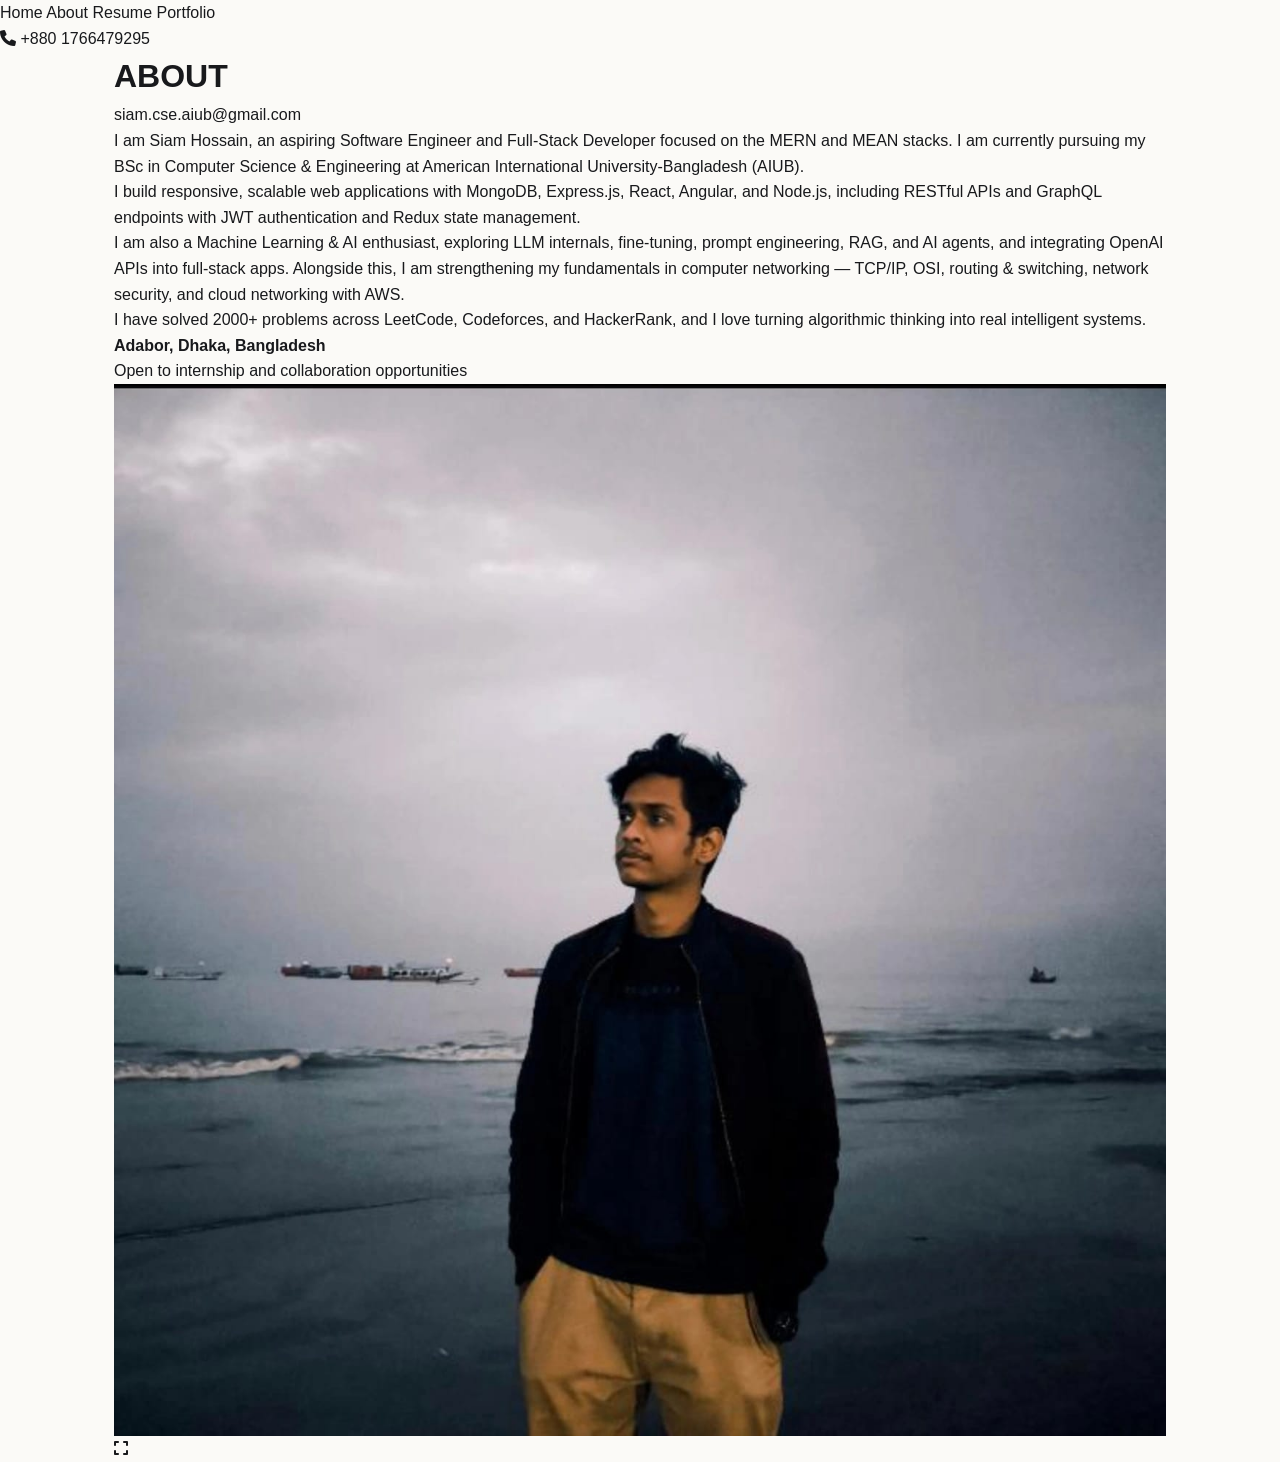
<file: about.html>
<!DOCTYPE html>
<html lang="en">
<head>
    <meta charset="UTF-8">
    <meta name="viewport" content="width=device-width, initial-scale=1.0">
    <title>About - SIAM HOSSAIN</title>
    <link rel="stylesheet" href="css/style.css">
    <link href="https://fonts.googleapis.com/css2?family=Inter:wght@300;400;500;600;700&display=swap" rel="stylesheet">
    <link rel="stylesheet" href="https://cdnjs.cloudflare.com/ajax/libs/font-awesome/6.0.0/css/all.min.css">
</head>
<body>
    <nav class="navbar">
        <div class="nav-container">
            <div class="nav-links">
                <a href="index.html" class="nav-link">Home</a>
                <a href="about.html" class="nav-link active">About</a>
                <a href="resume.html" class="nav-link">Resume</a>
                <a href="portfolio.html" class="nav-link">Portfolio</a>
            </div>
            <div class="contact-info">
                <i class="fas fa-phone"></i>
                <span>+880 1766479295</span>
            </div>
            <div class="mobile-menu-toggle">
                <span></span>
                <span></span>
                <span></span>
            </div>
        </div>
    </nav>

    <main class="about-container">
        <div class="about-content">
            <div class="about-text">
                <h1 class="about-title">ABOUT</h1>
                <p class="about-email"><a href="mailto:siam.cse.aiub@gmail.com">siam.cse.aiub@gmail.com</a></p>

                <div class="about-description">
                    <p>I am Siam Hossain, an aspiring Software Engineer and Full-Stack Developer focused on the MERN and MEAN stacks. I am currently pursuing my BSc in Computer Science &amp; Engineering at American International University-Bangladesh (AIUB).</p>
                    <p>I build responsive, scalable web applications with MongoDB, Express.js, React, Angular, and Node.js, including RESTful APIs and GraphQL endpoints with JWT authentication and Redux state management.</p>
                    <p>I am also a Machine Learning &amp; AI enthusiast, exploring LLM internals, fine-tuning, prompt engineering, RAG, and AI agents, and integrating OpenAI APIs into full-stack apps. Alongside this, I am strengthening my fundamentals in computer networking — TCP/IP, OSI, routing &amp; switching, network security, and cloud networking with AWS.</p>
                    <p>I have solved 2000+ problems across LeetCode, Codeforces, and HackerRank, and I love turning algorithmic thinking into real intelligent systems.</p>
                </div>

                <div class="location">
                    <p><strong>Adabor, Dhaka, Bangladesh</strong></p>
                    <p>Open to internship and collaboration opportunities</p>
                </div>
            </div>
            <div class="about-image">
                <img src="images/SIAM.jpeg" alt="Siam Hossain Portrait" class="portrait-img">
            </div>
        </div>
        <div class="fullscreen-toggle">
            <i class="fas fa-expand"></i>
        </div>
    </main>

    <script src="js/script.js"></script>
</body>
</html>
</file>
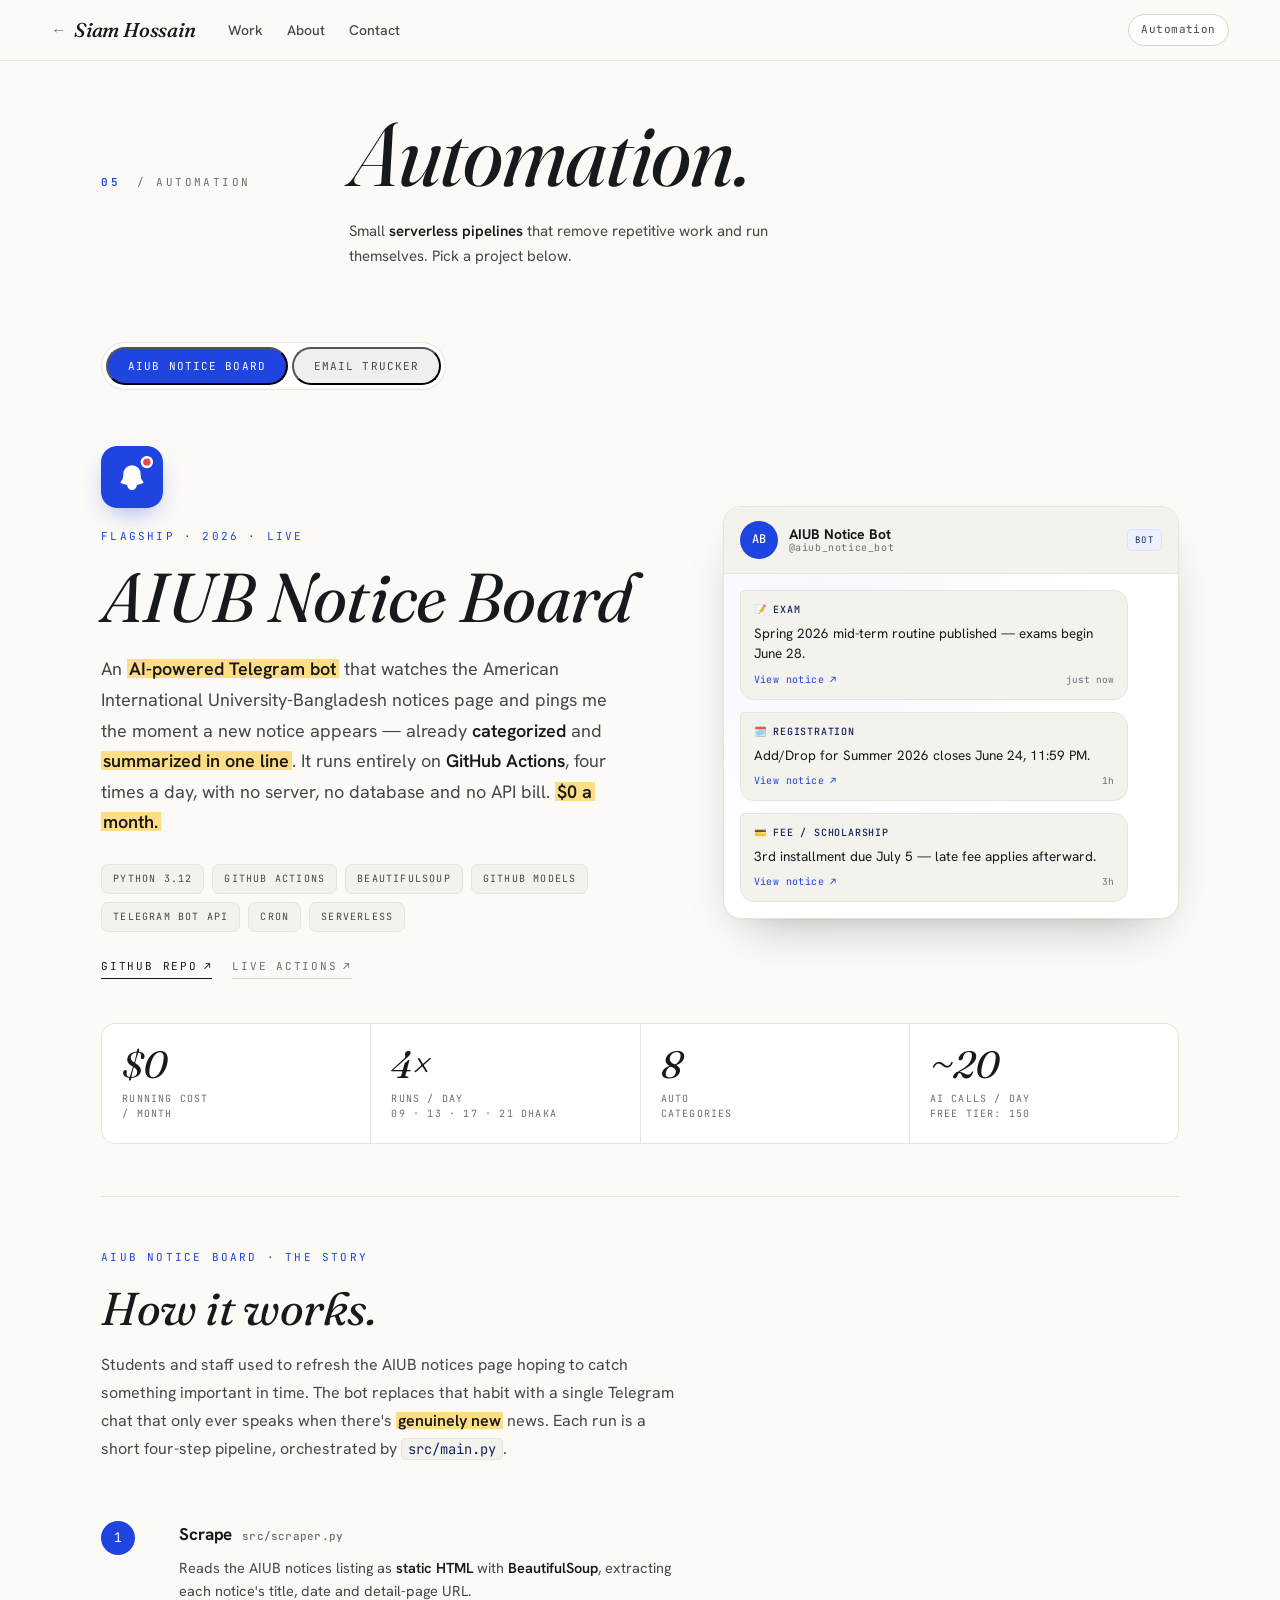
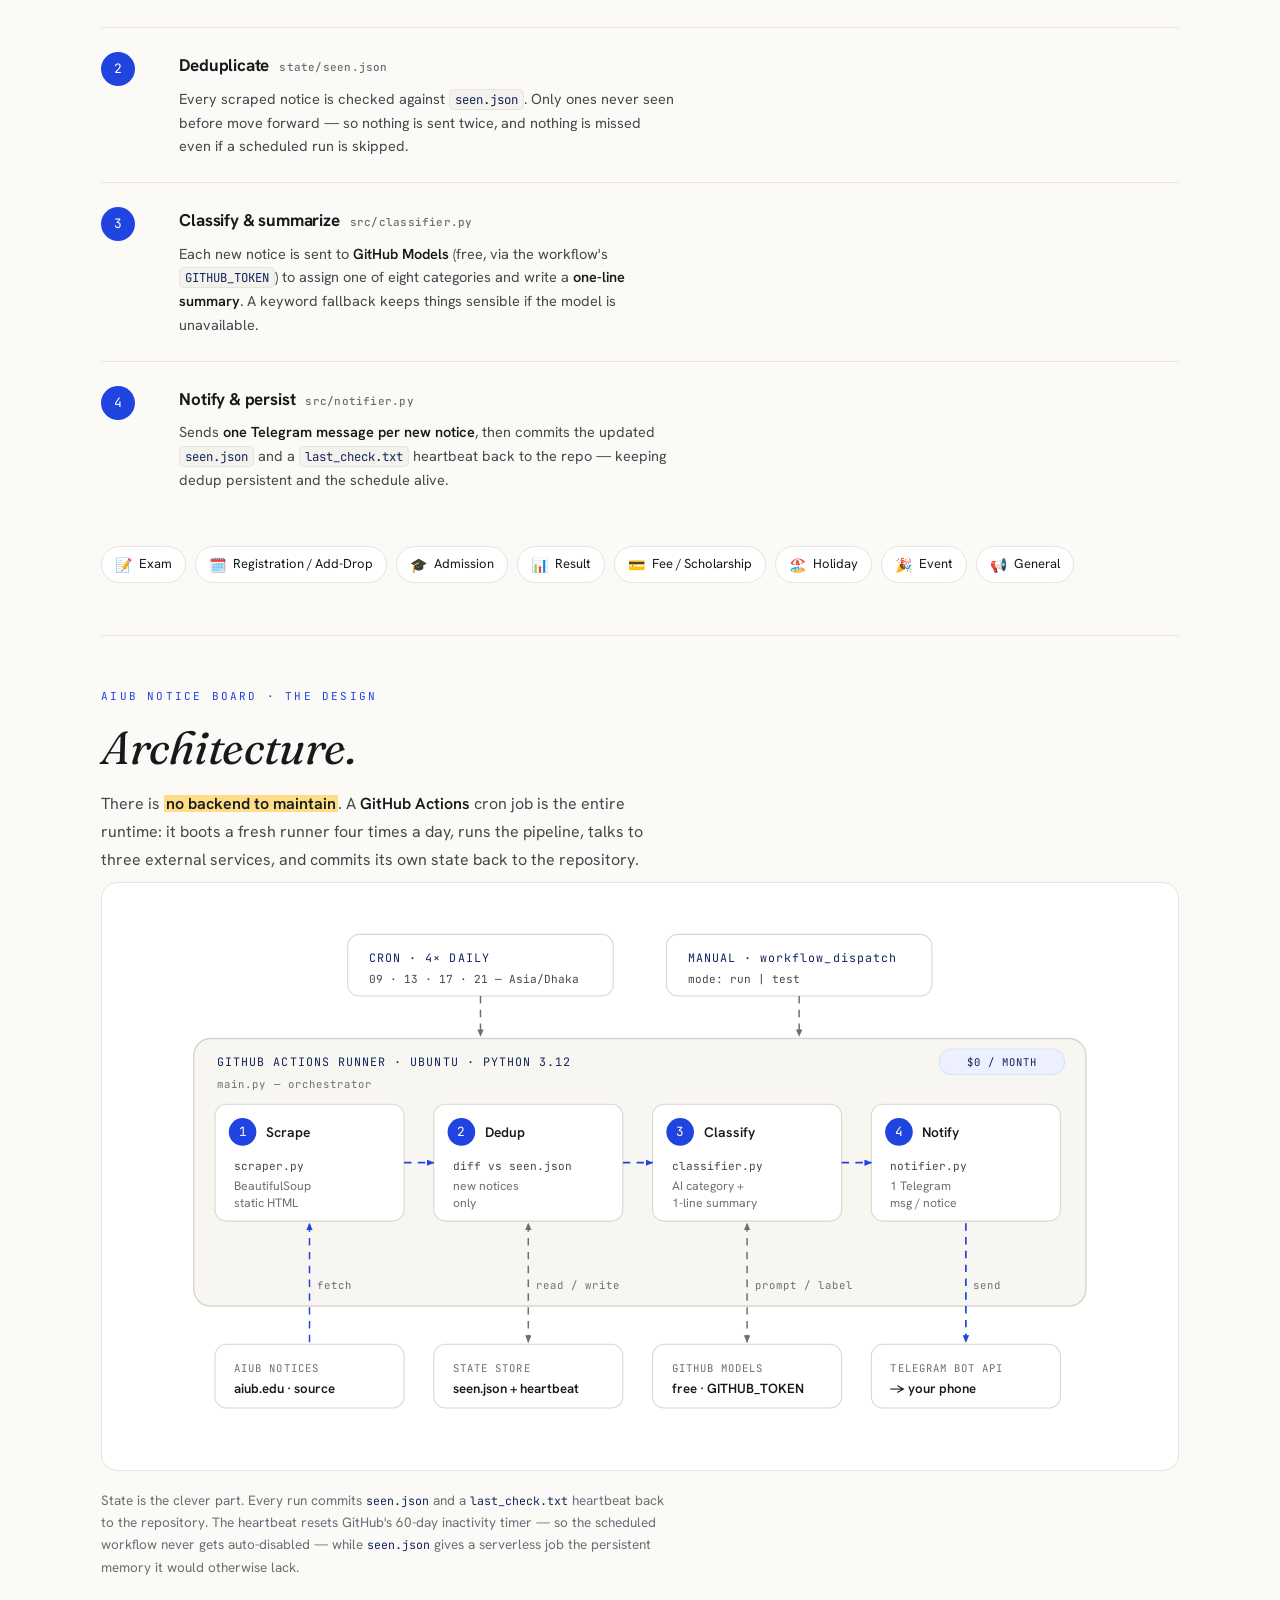
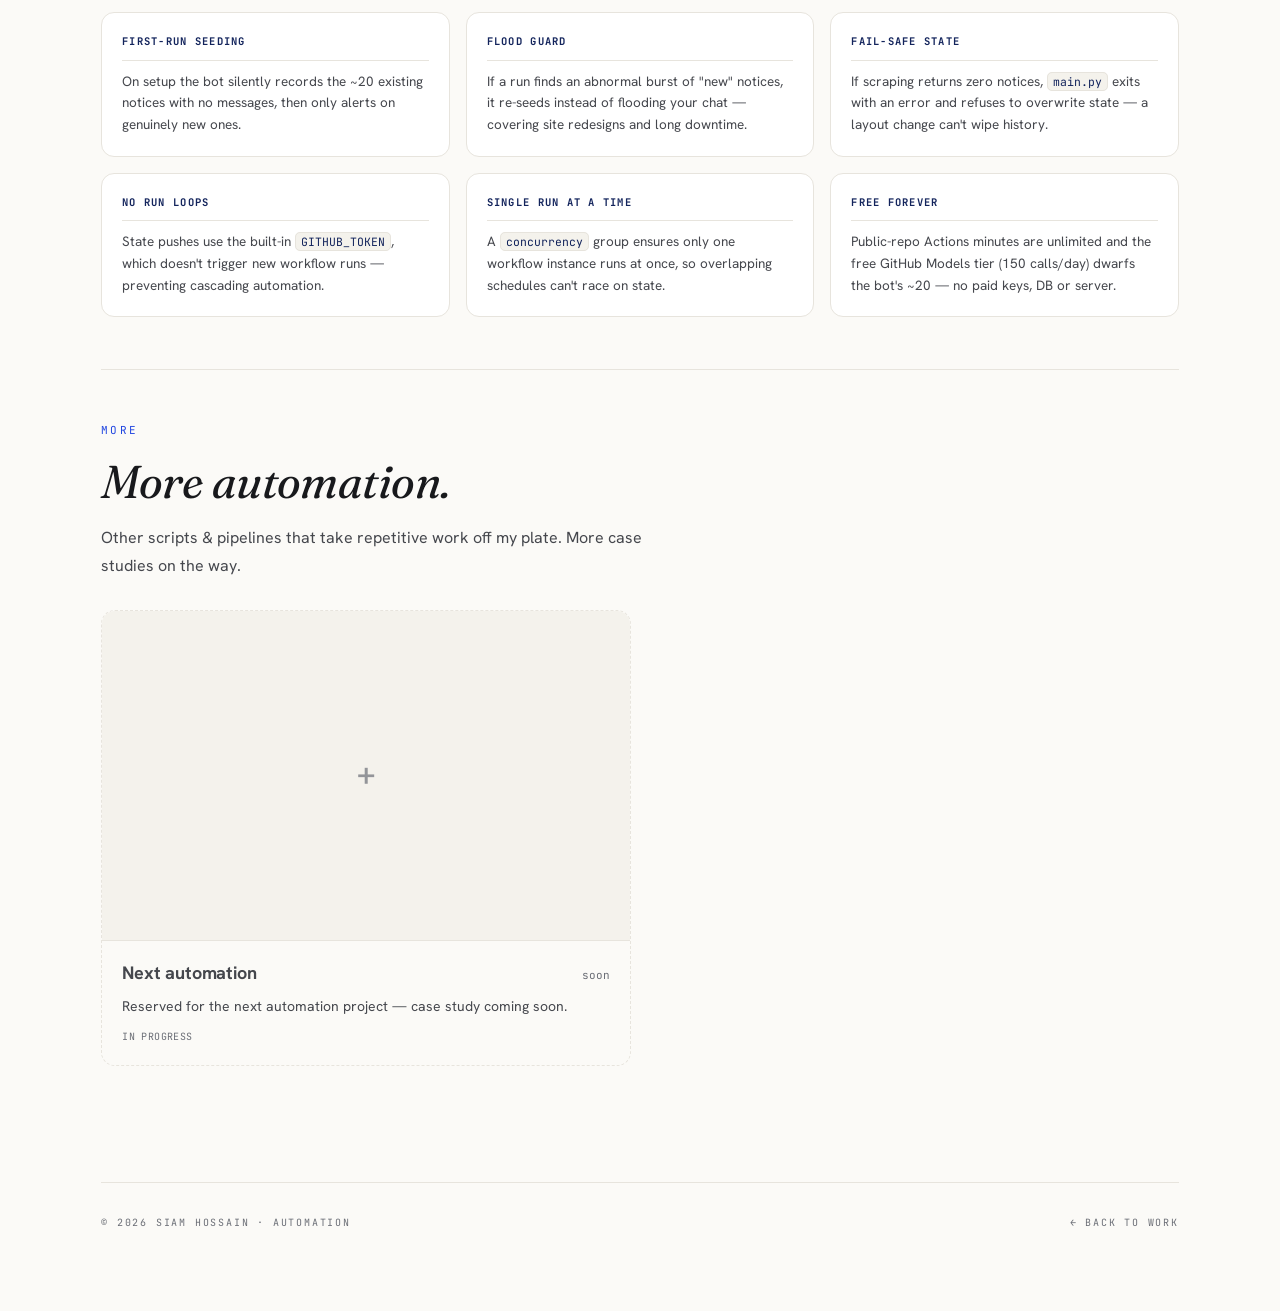
<file: automation.html>
<!doctype html>
<html lang="en">
<head>
<meta charset="utf-8" />
<meta name="viewport" content="width=device-width,initial-scale=1,viewport-fit=cover" />
<title>Automation — AIUB Notice Bot &amp; Email Trucker — Siam Hossain</title>
<meta name="description" content="Two serverless automation pipelines by Siam Hossain: AIUB Notice Board, an AI-powered Telegram bot that scrapes & classifies university notices, and Email Trucker, an hourly Gmail-to-Telegram digest bot. Both free, on GitHub Actions." />

<link rel="icon" type="image/svg+xml" href="images/favicon.svg" />

<link rel="canonical" href="https://alphaman-0.github.io/AboutMe/automation.html" />

<meta property="og:type" content="website" />
<meta property="og:url" content="https://alphaman-0.github.io/AboutMe/automation.html" />
<meta property="og:title" content="Automation — AIUB Notice Bot &amp; Email Trucker — Siam Hossain" />
<meta property="og:description" content="Two serverless, GitHub-Actions-run bots: an AI-powered Telegram notice board, and an hourly Gmail-to-Telegram digest watcher. The stories and the architectures." />
<meta property="og:image" content="https://alphaman-0.github.io/AboutMe/images/siam-headshot.jpg" />
<meta property="og:image:alt" content="Siam Hossain — Software Engineer" />

<meta name="twitter:card" content="summary_large_image" />
<meta name="twitter:title" content="Automation — AIUB Notice Bot &amp; Email Trucker — Siam Hossain" />
<meta name="twitter:description" content="Two serverless, GitHub-Actions-run bots: an AI-powered Telegram notice board, and an hourly Gmail-to-Telegram digest watcher." />
<meta name="twitter:image" content="https://alphaman-0.github.io/AboutMe/images/siam-headshot.jpg" />

<link rel="preconnect" href="https://fonts.googleapis.com">
<link rel="preconnect" href="https://fonts.gstatic.com" crossorigin>
<link href="https://fonts.googleapis.com/css2?family=Fraunces:ital,opsz,wght@0,9..144,400;0,9..144,500;1,9..144,400;1,9..144,500&family=Hanken+Grotesk:wght@400;500;600;700;800&family=JetBrains+Mono:wght@400;500&display=swap" rel="stylesheet">

<link rel="stylesheet" href="css/style.css">

<style>
  /* ── shared light case-study top bar — matches index.html / ai-dev.html ── */
  .topbar{position:sticky;top:0;z-index:50;display:flex;align-items:center;gap:24px;padding:14px clamp(20px,4vw,56px);background:rgba(251,250,247,.82);-webkit-backdrop-filter:blur(10px);backdrop-filter:blur(10px);border-bottom:1px solid var(--rule)}
  .topbar .brand{display:inline-flex;align-items:center;gap:8px;font-family:var(--serif);font-style:italic;font-size:20px;font-weight:500;color:var(--ink);letter-spacing:-.01em;flex-shrink:0;transition:color .2s var(--ease)}
  .topbar .brand:hover{color:var(--accent)}
  .topbar .brand .arr{font-style:normal;font-size:15px;color:var(--ink-3)}
  .topbar nav{display:flex;gap:24px;margin-left:8px}
  .topbar nav a{font-family:var(--sans);font-size:14px;font-weight:500;color:var(--ink-2);position:relative;padding:2px 0;transition:color .2s var(--ease)}
  .topbar nav a::after{content:"";position:absolute;left:0;right:100%;bottom:-2px;height:2px;background:var(--accent);transition:right .3s var(--ease)}
  .topbar nav a:hover{color:var(--ink)}
  .topbar nav a:hover::after{right:0}
  .topbar .page-tag{margin-left:auto;font-family:var(--mono);font-size:11px;letter-spacing:.04em;color:var(--ink-2);padding:6px 12px;border:1px solid var(--rule-2);border-radius:999px;background:var(--surface)}
  @media (max-width:640px){.topbar nav{display:none}}

  .auto-wrap{padding:48px clamp(20px,4vw,56px) 80px;max-width:1180px;margin:0 auto}

  /* ── page header ── */
  .auto-head{display:grid;grid-template-columns:200px 1fr;gap:48px;margin-bottom:72px;align-items:baseline}
  .auto-head .num{font-family:var(--mono);font-size:11px;letter-spacing:.22em;text-transform:uppercase;color:var(--ink-3)}
  .auto-head .num b{color:var(--accent);font-weight:600;margin-right:8px}
  .auto-head h1{font-family:var(--serif);font-style:italic;font-weight:400;font-size:clamp(48px,7vw,92px);line-height:1;letter-spacing:-.015em;color:var(--ink)}
  .auto-head .sub{color:var(--ink-2);margin-top:20px;font-size:15px;max-width:62ch;line-height:1.7}
  .auto-head .sub b{color:var(--ink);font-weight:600}

  /* ── section rhythm ── */
  .case{padding:52px 0;border-top:1px solid var(--rule)}
  .proj-panel > .case:first-of-type{border-top:0;padding-top:0}

  /* ── project tabs (switch between case studies) ── */
  .proj-tabs{display:flex;flex-wrap:wrap;gap:4px;margin-bottom:56px;border:1px solid var(--rule);background:var(--surface);padding:4px;border-radius:999px;width:max-content;max-width:100%}
  .proj-tab{font-family:var(--mono);font-size:11px;letter-spacing:.1em;text-transform:uppercase;color:var(--ink-2);padding:10px 20px;border-radius:999px;white-space:nowrap;transition:color .2s var(--ease),background .2s var(--ease)}
  .proj-tab:hover{color:var(--ink)}
  .proj-tab.active{background:var(--accent);color:#fff}
  @media (max-width:560px){.proj-tabs{width:100%;overflow-x:auto;-webkit-overflow-scrolling:touch}}
  .case-kicker{font-family:var(--mono);font-size:11px;letter-spacing:.2em;text-transform:uppercase;color:var(--accent);margin-bottom:18px}
  .case-h{font-family:var(--serif);font-style:italic;font-weight:400;font-size:clamp(28px,3.6vw,46px);line-height:1.05;letter-spacing:-.01em;color:var(--ink);margin-bottom:18px}
  .case-p{font-size:16px;line-height:1.75;color:var(--ink-2);max-width:64ch}
  .case-p b{color:var(--ink);font-weight:600}
  .case-p code{font-family:var(--mono);font-size:.86em;background:var(--surface-2);border:1px solid var(--rule);border-radius:5px;padding:1px 6px;color:var(--accent-deep)}

  /* eye-catch highlighter for the most important keywords */
  :root{ --mark: rgba(255,204,64,.62); }
  mark, .hl{
    background:linear-gradient(180deg, transparent 10%, var(--mark) 10%, var(--mark) 90%, transparent 90%);
    color:var(--ink); font-weight:600; padding:0 .12em; border-radius:2px;
    -webkit-box-decoration-break:clone; box-decoration-break:clone;
  }

  /* ── flagship hero: text + telegram mock ── */
  .case-hero{display:grid;grid-template-columns:1.1fr .9fr;gap:clamp(32px,5vw,64px);align-items:center}
  .hero-logo{width:62px;height:62px;display:block;margin-bottom:20px;border-radius:16px;box-shadow:0 10px 26px -10px rgba(31,68,224,.55)}
  .hero-name{font-family:var(--serif);font-style:italic;font-weight:400;font-size:clamp(38px,5.4vw,72px);line-height:1;letter-spacing:-.01em;color:var(--ink);margin:6px 0 22px}
  .lede{font-size:clamp(16px,1.7vw,18px);line-height:1.7;color:var(--ink-2);max-width:52ch}
  .lede b{color:var(--ink);font-weight:600}

  .tags{display:flex;flex-wrap:wrap;gap:8px;margin:26px 0}
  .tag{font-family:var(--mono);font-size:10px;letter-spacing:.12em;text-transform:uppercase;color:var(--ink-2);background:var(--surface-2);border:1px solid var(--rule);border-radius:7px;padding:6px 11px}

  .links{display:flex;gap:20px;flex-wrap:wrap}
  .lnk{font-family:var(--mono);font-size:11px;letter-spacing:.16em;text-transform:uppercase;color:var(--ink-3);display:inline-flex;align-items:center;gap:6px;border-bottom:1px solid var(--rule-2);padding-bottom:3px;transition:color .25s var(--ease),border-color .25s var(--ease)}
  .lnk:hover{color:var(--accent);border-color:var(--accent)}
  .lnk.primary{color:var(--ink);border-color:var(--ink)}
  .lnk.primary:hover{color:var(--accent);border-color:var(--accent)}

  /* telegram notification mock */
  .tg{background:var(--surface);border:1px solid var(--rule);border-radius:18px;overflow:hidden;box-shadow:0 1px 2px rgba(24,25,28,.04),0 22px 50px -26px rgba(24,25,28,.4)}
  .tg-head{display:flex;align-items:center;gap:11px;padding:14px 16px;border-bottom:1px solid var(--rule);background:var(--surface-2)}
  .tg-av{width:38px;height:38px;border-radius:999px;background:var(--accent);color:#fff;display:grid;place-items:center;font-family:var(--mono);font-size:12px;font-weight:500;flex-shrink:0}
  .tg-id{display:flex;flex-direction:column;line-height:1.2}
  .tg-id b{font-size:14px;color:var(--ink);font-weight:700}
  .tg-id span{font-family:var(--mono);font-size:10px;letter-spacing:.06em;color:var(--ink-3)}
  .tg-bot{margin-left:auto;font-family:var(--mono);font-size:9px;letter-spacing:.14em;text-transform:uppercase;color:var(--accent-deep);background:var(--accent-soft);border:1px solid #d9e1ff;border-radius:5px;padding:3px 7px}
  .tg-body{padding:16px;display:flex;flex-direction:column;gap:12px;background:
    radial-gradient(circle at 20% 10%, rgba(31,68,224,.04), transparent 60%)}
  .tg-msg{background:var(--surface-2);border:1px solid var(--rule);border-radius:4px 14px 14px 14px;padding:11px 13px;max-width:92%}
  .tg-cat{font-family:var(--mono);font-size:10px;letter-spacing:.08em;text-transform:uppercase;color:var(--accent-deep);font-weight:500;margin-bottom:5px}
  .tg-txt{font-size:13.5px;line-height:1.5;color:var(--ink)}
  .tg-foot{display:flex;align-items:center;gap:8px;margin-top:8px}
  .tg-link{font-family:var(--mono);font-size:10px;letter-spacing:.04em;color:var(--accent)}
  .tg-time{margin-left:auto;font-family:var(--mono);font-size:9.5px;color:var(--ink-3)}

  /* ── KPI strip ── */
  .kpi{display:grid;grid-template-columns:repeat(4,1fr);gap:1px;background:var(--rule);border:1px solid var(--rule);border-radius:14px;overflow:hidden;margin-top:44px}
  .kpi-item{background:var(--surface);padding:22px 20px;display:flex;flex-direction:column;gap:7px}
  .kpi-num{font-family:var(--serif);font-style:italic;font-size:clamp(26px,3vw,38px);line-height:1;color:var(--ink)}
  .kpi-lab{font-family:var(--mono);font-size:10px;letter-spacing:.12em;text-transform:uppercase;color:var(--ink-3);line-height:1.5}

  /* ── pipeline (the story) ── */
  .pipe{margin-top:34px;display:flex;flex-direction:column}
  .pstep{display:grid;grid-template-columns:54px 1fr;gap:24px;padding:24px 0;border-top:1px solid var(--rule)}
  .pstep:first-child{border-top:0}
  .pstep-n{font-family:var(--mono);font-size:13px;color:#fff;background:var(--accent);width:34px;height:34px;border-radius:999px;display:grid;place-items:center;letter-spacing:0}
  .pstep h4{font-size:17px;font-weight:700;color:var(--ink);letter-spacing:-.01em;margin-bottom:7px}
  .pstep h4 .file{font-family:var(--mono);font-size:11px;font-weight:500;color:var(--ink-3);letter-spacing:.02em;margin-left:10px;text-transform:none}
  .pstep p{font-size:14.5px;line-height:1.65;color:var(--ink-2);max-width:62ch}
  .pstep p b{color:var(--ink);font-weight:600}
  .pstep p code{font-family:var(--mono);font-size:.85em;background:var(--surface-2);border:1px solid var(--rule);border-radius:5px;padding:1px 5px;color:var(--accent-deep)}

  /* ── category chips ── */
  .cats{display:flex;flex-wrap:wrap;gap:9px;margin-top:30px}
  .cat{display:inline-flex;align-items:center;gap:7px;font-size:13px;color:var(--ink);background:var(--surface);border:1px solid var(--rule);border-radius:999px;padding:7px 13px}
  .cat .e{font-size:14px;line-height:1}

  /* ── architecture diagram ── */
  .arch-scroll{margin-top:8px;overflow-x:auto;-webkit-overflow-scrolling:touch;border:1px solid var(--rule);border-radius:16px;background:var(--surface);padding:clamp(14px,2.5vw,28px)}
  .arch{display:block;width:100%;min-width:760px;height:auto}
  .arch .lbl{font-family:var(--mono);font-size:10px;letter-spacing:.1em;fill:var(--ink-3)}
  .arch .lbl-a{font-family:var(--mono);font-size:11px;letter-spacing:.09em;fill:var(--accent-deep)}
  .arch .ttl{font-family:var(--sans);font-weight:700;font-size:15px;fill:var(--ink)}
  .arch .sub{font-family:var(--mono);font-size:10.5px;fill:var(--ink-2)}
  .arch .det{font-family:var(--sans);font-size:11.5px;fill:var(--ink-3)}
  .arch .name{font-family:var(--sans);font-weight:600;font-size:13px;fill:var(--ink)}
  .arch .nbadge{font-family:var(--mono);font-size:12px;fill:#fff}
  .arch-cap{font-family:var(--sans);font-size:13.5px;line-height:1.65;color:var(--ink-3);margin-top:18px;max-width:72ch}
  .arch-cap code{font-family:var(--mono);font-size:.86em;color:var(--accent-deep)}

  /* ── architecture animation: one run of the pipeline plays out, station by station.
        The packet travels the real arrow routes, PAUSES at each stage, and while it
        is parked there that stage's board lights up cobalt — so a human can follow
        the flow step by step. AIUB cycle = 10s, Email Trucker cycle = 12s. ── */
  .arch .packet{opacity:0}
  .arch-aiub .packet{offset-path:path("M330,80 L330,176 L169,176 L169,237 L787,237 L787,406")}
  .arch-et .packet{offset-path:path("M295,80 L295,176 L215,176 L215,237 L530,237 L530,310 L205,310 L205,375 L205,480 L350,480 L350,535 L480,535 L290,535 L20,535 L20,51 L155,51 L295,51")}

  @media (prefers-reduced-motion:no-preference){
    /* directional dashes on the arrows — slow, readable drift */
    .arch .flow{stroke-dasharray:7 6;animation:arch-flow 2.4s linear infinite}
    .arch .flow-slow{animation-duration:4s}
    .arch .flow-err{animation-duration:3s}
    @keyframes arch-flow{ to{ stroke-dashoffset:-52 } }

    /* each station's board lights up while the packet is parked on it */
    .arch .live-card{animation:card-live linear infinite}
    .arch-aiub .live-card{animation-duration:10s}
    .arch-et .live-card{animation-duration:12s}
    @keyframes card-live{
      0%        {fill:#FFFFFF;stroke:#D9D6CD;stroke-width:1}
      3%,12%    {fill:#DFE7FF;stroke:#1F44E0;stroke-width:2.4;filter:drop-shadow(0 0 8px rgba(31,68,224,.45))}
      17%,100%  {fill:#FFFFFF;stroke:#D9D6CD;stroke-width:1}
    }

    /* number badges ping once, exactly when their stage becomes active */
    .arch .pulse{opacity:0;animation:arch-pulse linear infinite;transform-origin:center;transform-box:fill-box}
    .arch-aiub .pulse{animation-duration:10s}
    .arch-et .pulse{animation-duration:12s}
    @keyframes arch-pulse{
      0%   { transform:scale(.6); opacity:.85 }
      13%  { transform:scale(2.3); opacity:0 }
      100% { transform:scale(2.3); opacity:0 }
    }

    /* the packet — hidden entirely on browsers without offset-path support */
    @supports (offset-path: path("M0,0 L1,1")){
      .arch-aiub .packet{animation:packet-aiub 10s linear infinite}
      .arch-et .packet{animation:packet-et 12s linear infinite}
    }
    @keyframes packet-aiub{
      0%       {offset-distance:0%;   opacity:0}
      3%       {opacity:1}
      12%,24%  {offset-distance:28.8%}   /* parked on 1 · Scrape   */
      34%,44%  {offset-distance:47.4%}   /* parked on 2 · Dedup    */
      54%,64%  {offset-distance:66.1%}   /* parked on 3 · Classify */
      74%,84%  {offset-distance:84.7%}   /* parked on 4 · Notify   */
      94%      {offset-distance:100%; opacity:1}  /* delivered to Telegram */
      97%,100% {offset-distance:100%; opacity:0}
    }
    @keyframes packet-et{
      0%       {offset-distance:0%;   opacity:0}
      2%       {opacity:1}
      10%,20%  {offset-distance:8.9%}    /* parked on 1 · Checkout & secrets */
      28%,38%  {offset-distance:20.7%}   /* parked on 2 · Read mail          */
      47%,57%  {offset-distance:38%}     /* parked on Send Telegram digest   */
      65%,75%  {offset-distance:54.3%}   /* parked on the state store        */
      97%      {offset-distance:99.5%; opacity:1}  /* rides the loop back to cron */
      100%     {offset-distance:100%; opacity:0}
    }
  }

  /* ── reliability grid ── */
  .rel{display:grid;grid-template-columns:repeat(3,1fr);gap:16px;margin-top:34px}
  .rel-item{background:var(--surface);border:1px solid var(--rule);border-radius:13px;padding:20px}
  .rel-item h4{font-family:var(--mono);font-size:10.5px;letter-spacing:.12em;text-transform:uppercase;color:var(--accent-deep);margin-bottom:10px;padding-bottom:10px;border-bottom:1px solid var(--rule)}
  .rel-item p{font-size:13.5px;line-height:1.6;color:var(--ink-2)}
  .rel-item p code{font-family:var(--mono);font-size:.85em;background:var(--surface-2);border:1px solid var(--rule);border-radius:5px;padding:1px 5px;color:var(--accent-deep)}

  /* ── more automation grid ── */
  .more-grid{display:grid;grid-template-columns:repeat(2,1fr);gap:18px;margin-top:30px}
  @media (max-width:560px){.more-grid{grid-template-columns:1fr}}

  /* ── footer ── */
  .auto-foot{margin-top:64px;padding-top:32px;border-top:1px solid var(--rule);display:flex;justify-content:space-between;align-items:center;font-family:var(--mono);font-size:10px;letter-spacing:.18em;text-transform:uppercase;color:var(--ink-3);gap:24px;flex-wrap:wrap}
  .auto-foot a{transition:color .25s var(--ease)}
  .auto-foot a:hover{color:var(--accent)}

  /* ── responsive ── */
  @media (max-width:900px){
    .case-hero{grid-template-columns:1fr;gap:36px}
    .tg{max-width:420px}
    .rel{grid-template-columns:repeat(2,1fr)}
  }
  @media (max-width:820px){
    .auto-wrap{padding-top:88px}
    .auto-head{grid-template-columns:1fr;gap:14px;margin-bottom:48px}
  }
  @media (max-width:560px){
    .auto-wrap{padding:80px 16px 56px}
    .auto-head h1{font-size:44px}
    .kpi{grid-template-columns:1fr 1fr}
    .rel{grid-template-columns:1fr}
    .pstep{grid-template-columns:40px 1fr;gap:16px}
    .pstep h4 .file{display:block;margin-left:0;margin-top:3px}
    .auto-foot{flex-direction:column;align-items:flex-start;gap:12px}
  }
</style>
</head>
<body>

<a class="skip-link" href="#top">Skip to content</a>

<header class="topbar">
  <a class="brand" href="index.html#work"><span class="arr" aria-hidden="true">←</span> Siam&nbsp;Hossain</a>
  <nav aria-label="primary">
    <a href="index.html#work">Work</a>
    <a href="index.html#about">About</a>
    <a href="index.html#contact">Contact</a>
  </nav>
  <span class="page-tag">Automation</span>
</header>

<main id="top" class="auto-wrap">

  <div class="auto-head">
    <div class="num"><b>05</b> / automation</div>
    <div>
      <h1>Automation.</h1>
      <p class="sub">Small <b>serverless pipelines</b> that remove repetitive work and run themselves. Pick a project below.</p>
    </div>
  </div>

  <div class="proj-tabs" role="tablist" aria-label="Automation projects">
    <button type="button" class="proj-tab active" data-proj="aiub" role="tab" aria-selected="true" id="tab-aiub" aria-controls="panel-aiub">AIUB Notice Board</button>
    <button type="button" class="proj-tab" data-proj="email-trucker" role="tab" aria-selected="false" id="tab-email-trucker" aria-controls="panel-email-trucker">Email Trucker</button>
  </div>

  <div class="proj-panel" id="panel-aiub" data-proj="aiub" role="tabpanel" aria-labelledby="tab-aiub">

  <!-- ════════════════ FLAGSHIP ════════════════ -->
  <section class="case">
    <div class="case-hero">
      <div>
        <img class="hero-logo" src="images/automation-logo.svg" width="62" height="62" alt="AIUB Notice Bot logo" decoding="async">
        <div class="case-kicker">Flagship · 2026 · live</div>
        <h2 class="hero-name">AIUB Notice Board</h2>
        <p class="lede">
          An <mark>AI-powered Telegram bot</mark> that watches the American International
          University-Bangladesh notices page and pings me the moment a new notice
          appears — already <b>categorized</b> and <mark>summarized in one line</mark>. It runs
          entirely on <b>GitHub Actions</b>, four times a day, with no server, no
          database and no API bill. <mark>$0 a month.</mark>
        </p>

        <div class="tags">
          <span class="tag">Python 3.12</span>
          <span class="tag">GitHub Actions</span>
          <span class="tag">BeautifulSoup</span>
          <span class="tag">GitHub Models</span>
          <span class="tag">Telegram Bot API</span>
          <span class="tag">Cron</span>
          <span class="tag">Serverless</span>
        </div>

        <div class="links">
          <a class="lnk primary" href="https://github.com/ALPHAMAN-0/AIUB_NOTICE_BOARD" target="_blank" rel="noopener">github repo <span aria-hidden="true">↗</span></a>
          <a class="lnk" href="https://github.com/ALPHAMAN-0/AIUB_NOTICE_BOARD/actions" target="_blank" rel="noopener">live actions <span aria-hidden="true">↗</span></a>
        </div>
      </div>

      <!-- sample telegram delivery -->
      <div class="tg" aria-hidden="true">
        <div class="tg-head">
          <span class="tg-av" aria-hidden="true">AB</span>
          <span class="tg-id">
            <b>AIUB Notice Bot</b>
            <span>@aiub_notice_bot</span>
          </span>
          <span class="tg-bot">bot</span>
        </div>
        <div class="tg-body">
          <div class="tg-msg">
            <div class="tg-cat">📝 Exam</div>
            <div class="tg-txt">Spring 2026 mid-term routine published — exams begin June 28.</div>
            <div class="tg-foot"><span class="tg-link">View notice ↗</span><span class="tg-time">just now</span></div>
          </div>
          <div class="tg-msg">
            <div class="tg-cat">🗓️ Registration</div>
            <div class="tg-txt">Add/Drop for Summer 2026 closes June 24, 11:59 PM.</div>
            <div class="tg-foot"><span class="tg-link">View notice ↗</span><span class="tg-time">1h</span></div>
          </div>
          <div class="tg-msg">
            <div class="tg-cat">💳 Fee / Scholarship</div>
            <div class="tg-txt">3rd installment due July 5 — late fee applies afterward.</div>
            <div class="tg-foot"><span class="tg-link">View notice ↗</span><span class="tg-time">3h</span></div>
          </div>
        </div>
      </div>
    </div>

    <div class="kpi">
      <div class="kpi-item"><span class="kpi-num">$0</span><span class="kpi-lab">running cost<br>/ month</span></div>
      <div class="kpi-item"><span class="kpi-num">4×</span><span class="kpi-lab">runs / day<br>09 · 13 · 17 · 21 Dhaka</span></div>
      <div class="kpi-item"><span class="kpi-num">8</span><span class="kpi-lab">auto<br>categories</span></div>
      <div class="kpi-item"><span class="kpi-num">~20</span><span class="kpi-lab">AI calls / day<br>free tier: 150</span></div>
    </div>
  </section>

  <!-- ════════════════ THE STORY ════════════════ -->
  <section class="case">
    <div class="case-kicker">AIUB Notice Board · the story</div>
    <h3 class="case-h">How it works.</h3>
    <p class="case-p">
      Students and staff used to refresh the AIUB notices page hoping to catch
      something important in time. The bot replaces that habit with a single
      Telegram chat that only ever speaks when there's <mark>genuinely new</mark> news.
      Each run is a short four-step pipeline, orchestrated by <code>src/main.py</code>.
    </p>

    <ol class="pipe">
      <li class="pstep">
        <span class="pstep-n">1</span>
        <div>
          <h4>Scrape<span class="file">src/scraper.py</span></h4>
          <p>Reads the AIUB notices listing as <b>static HTML</b> with <b>BeautifulSoup</b>, extracting each notice's title, date and detail-page URL.</p>
        </div>
      </li>
      <li class="pstep">
        <span class="pstep-n">2</span>
        <div>
          <h4>Deduplicate<span class="file">state/seen.json</span></h4>
          <p>Every scraped notice is checked against <code>seen.json</code>. Only ones never seen before move forward — so nothing is sent twice, and nothing is missed even if a scheduled run is skipped.</p>
        </div>
      </li>
      <li class="pstep">
        <span class="pstep-n">3</span>
        <div>
          <h4>Classify &amp; summarize<span class="file">src/classifier.py</span></h4>
          <p>Each new notice is sent to <b>GitHub Models</b> (free, via the workflow's <code>GITHUB_TOKEN</code>) to assign one of eight categories and write a <b>one-line summary</b>. A keyword fallback keeps things sensible if the model is unavailable.</p>
        </div>
      </li>
      <li class="pstep">
        <span class="pstep-n">4</span>
        <div>
          <h4>Notify &amp; persist<span class="file">src/notifier.py</span></h4>
          <p>Sends <b>one Telegram message per new notice</b>, then commits the updated <code>seen.json</code> and a <code>last_check.txt</code> heartbeat back to the repo — keeping dedup persistent and the schedule alive.</p>
        </div>
      </li>
    </ol>

    <div class="cats" aria-label="Notice categories the bot assigns">
      <span class="cat"><span class="e" aria-hidden="true">📝</span> Exam</span>
      <span class="cat"><span class="e" aria-hidden="true">🗓️</span> Registration / Add-Drop</span>
      <span class="cat"><span class="e" aria-hidden="true">🎓</span> Admission</span>
      <span class="cat"><span class="e" aria-hidden="true">📊</span> Result</span>
      <span class="cat"><span class="e" aria-hidden="true">💳</span> Fee / Scholarship</span>
      <span class="cat"><span class="e" aria-hidden="true">🏖️</span> Holiday</span>
      <span class="cat"><span class="e" aria-hidden="true">🎉</span> Event</span>
      <span class="cat"><span class="e" aria-hidden="true">📢</span> General</span>
    </div>
  </section>

  <!-- ════════════════ ARCHITECTURE ════════════════ -->
  <section class="case">
    <div class="case-kicker">AIUB Notice Board · the design</div>
    <h3 class="case-h">Architecture.</h3>
    <p class="case-p">
      There is <mark>no backend to maintain</mark>. A <b>GitHub Actions</b> cron job is the entire
      runtime: it boots a fresh runner four times a day, runs the pipeline, talks to
      three external services, and commits its own state back to the repository.
    </p>

    <div class="arch-scroll">
      <svg class="arch arch-aiub" viewBox="0 0 960 500" role="img" aria-label="Architecture diagram: a GitHub Actions cron job runs main.py, which scrapes the AIUB notices page, deduplicates against seen.json, classifies and summarizes each new notice with GitHub Models, and sends Telegram messages — committing state back to the repo each run.">
        <defs>
          <marker id="arr" markerWidth="9" markerHeight="9" refX="6.5" refY="3" orient="auto-start-reverse" markerUnits="userSpaceOnUse">
            <path d="M0,0 L7,3 L0,6 Z" fill="#1F44E0"/>
          </marker>
          <marker id="arrn" markerWidth="9" markerHeight="9" refX="6.5" refY="3" orient="auto-start-reverse" markerUnits="userSpaceOnUse">
            <path d="M0,0 L7,3 L0,6 Z" fill="#6B6E76"/>
          </marker>
        </defs>

        <!-- ── triggers ── -->
        <g>
          <rect class="live-card" style="animation-delay:0s" x="205" y="22" width="250" height="58" rx="11" fill="#FFFFFF" stroke="#D9D6CD"/>
          <text class="lbl-a" x="225" y="48">CRON · 4× DAILY</text>
          <text class="sub" x="225" y="68">09 · 13 · 17 · 21 — Asia/Dhaka</text>

          <rect x="505" y="22" width="250" height="58" rx="11" fill="#FFFFFF" stroke="#D9D6CD"/>
          <text class="lbl-a" x="525" y="48">MANUAL · workflow_dispatch</text>
          <text class="sub" x="525" y="68">mode: run | test</text>

          <path class="flow" d="M330,80 L330,118" fill="none" stroke="#6B6E76" stroke-width="1.4" marker-end="url(#arrn)"/>
          <path class="flow" d="M630,80 L630,118" fill="none" stroke="#6B6E76" stroke-width="1.4" marker-end="url(#arrn)"/>
        </g>

        <!-- ── github actions runner frame ── -->
        <rect x="60" y="120" width="840" height="252" rx="16" fill="#F8F6F0" stroke="#D9D6CD" stroke-width="1.4"/>
        <text class="lbl-a" x="82" y="146">GITHUB ACTIONS RUNNER · UBUNTU · PYTHON 3.12</text>
        <rect x="762" y="130" width="118" height="24" rx="12" fill="#ECF0FF" stroke="#d9e1ff"/>
        <text class="lbl-a" x="821" y="146" text-anchor="middle" style="font-size:10px">$0 / MONTH</text>
        <text class="lbl" x="82" y="167">main.py — orchestrator</text>

        <!-- ── stage cards ── -->
        <!-- 1 Scrape -->
        <g>
          <rect class="live-card" style="animation-delay:1.2s" x="80" y="182" width="178" height="110" rx="11" fill="#FFFFFF" stroke="#D9D6CD"/>
          <circle class="pulse" cx="106" cy="208" r="13" fill="#1F44E0" style="animation-delay:1.2s"/>
          <circle cx="106" cy="208" r="13" fill="#1F44E0"/>
          <text class="nbadge" x="106" y="212" text-anchor="middle">1</text>
          <text class="name" x="128" y="213">Scrape</text>
          <text class="sub" x="98" y="244">scraper.py</text>
          <text class="det" x="98" y="263">BeautifulSoup</text>
          <text class="det" x="98" y="279">static HTML</text>
        </g>
        <!-- 2 Dedup -->
        <g>
          <rect class="live-card" style="animation-delay:3.4s" x="286" y="182" width="178" height="110" rx="11" fill="#FFFFFF" stroke="#D9D6CD"/>
          <circle class="pulse" cx="312" cy="208" r="13" fill="#1F44E0" style="animation-delay:3.4s"/>
          <circle cx="312" cy="208" r="13" fill="#1F44E0"/>
          <text class="nbadge" x="312" y="212" text-anchor="middle">2</text>
          <text class="name" x="334" y="213">Dedup</text>
          <text class="sub" x="304" y="244">diff vs seen.json</text>
          <text class="det" x="304" y="263">new notices</text>
          <text class="det" x="304" y="279">only</text>
        </g>
        <!-- 3 Classify -->
        <g>
          <rect class="live-card" style="animation-delay:5.4s" x="492" y="182" width="178" height="110" rx="11" fill="#FFFFFF" stroke="#D9D6CD"/>
          <circle class="pulse" cx="518" cy="208" r="13" fill="#1F44E0" style="animation-delay:5.4s"/>
          <circle cx="518" cy="208" r="13" fill="#1F44E0"/>
          <text class="nbadge" x="518" y="212" text-anchor="middle">3</text>
          <text class="name" x="540" y="213">Classify</text>
          <text class="sub" x="510" y="244">classifier.py</text>
          <text class="det" x="510" y="263">AI category +</text>
          <text class="det" x="510" y="279">1-line summary</text>
        </g>
        <!-- 4 Notify -->
        <g>
          <rect class="live-card" style="animation-delay:7.4s" x="698" y="182" width="178" height="110" rx="11" fill="#FFFFFF" stroke="#D9D6CD"/>
          <circle class="pulse" cx="724" cy="208" r="13" fill="#1F44E0" style="animation-delay:7.4s"/>
          <circle cx="724" cy="208" r="13" fill="#1F44E0"/>
          <text class="nbadge" x="724" y="212" text-anchor="middle">4</text>
          <text class="name" x="746" y="213">Notify</text>
          <text class="sub" x="716" y="244">notifier.py</text>
          <text class="det" x="716" y="263">1 Telegram</text>
          <text class="det" x="716" y="279">msg / notice</text>
        </g>

        <!-- ── inter-stage arrows ── -->
        <path class="flow" d="M258,237 L286,237" fill="none" stroke="#1F44E0" stroke-width="1.6" marker-end="url(#arr)"/>
        <path class="flow" d="M464,237 L492,237" fill="none" stroke="#1F44E0" stroke-width="1.6" marker-end="url(#arr)"/>
        <path class="flow" d="M670,237 L698,237" fill="none" stroke="#1F44E0" stroke-width="1.6" marker-end="url(#arr)"/>

        <!-- ── external services ── -->
        <!-- AIUB notices -->
        <g>
          <rect class="live-card" style="animation-delay:1.2s" x="80" y="408" width="178" height="60" rx="11" fill="#FFFFFF" stroke="#D9D6CD"/>
          <text class="lbl" x="98" y="434">AIUB NOTICES</text>
          <text class="name" x="98" y="454" style="font-size:12.5px">aiub.edu · source</text>
        </g>
        <path class="flow" d="M169,406 L169,294" fill="none" stroke="#1F44E0" stroke-width="1.4" marker-end="url(#arr)"/>
        <text class="lbl" x="176" y="356">fetch</text>

        <!-- seen.json state -->
        <g>
          <rect class="live-card" style="animation-delay:3.4s" x="286" y="408" width="178" height="60" rx="11" fill="#FFFFFF" stroke="#D9D6CD"/>
          <text class="lbl" x="304" y="434">STATE STORE</text>
          <text class="name" x="304" y="454" style="font-size:12.5px">seen.json + heartbeat</text>
        </g>
        <path class="flow flow-slow" d="M375,406 L375,294" fill="none" stroke="#6B6E76" stroke-width="1.4" stroke-dasharray="4 4" marker-start="url(#arrn)" marker-end="url(#arrn)"/>
        <text class="lbl" x="382" y="356">read / write</text>

        <!-- github models -->
        <g>
          <rect class="live-card" style="animation-delay:5.4s" x="492" y="408" width="178" height="60" rx="11" fill="#FFFFFF" stroke="#D9D6CD"/>
          <text class="lbl" x="510" y="434">GITHUB MODELS</text>
          <text class="name" x="510" y="454" style="font-size:12.5px">free · GITHUB_TOKEN</text>
        </g>
        <path class="flow flow-slow" d="M581,406 L581,294" fill="none" stroke="#6B6E76" stroke-width="1.4" stroke-dasharray="4 4" marker-start="url(#arrn)" marker-end="url(#arrn)"/>
        <text class="lbl" x="588" y="356">prompt / label</text>

        <!-- telegram -->
        <g>
          <rect class="live-card" style="animation-delay:7.4s" x="698" y="408" width="178" height="60" rx="11" fill="#FFFFFF" stroke="#D9D6CD"/>
          <text class="lbl" x="716" y="434">TELEGRAM BOT API</text>
          <text class="name" x="716" y="454" style="font-size:12.5px">→ your phone</text>
        </g>
        <path class="flow" d="M787,294 L787,406" fill="none" stroke="#1F44E0" stroke-width="1.6" marker-end="url(#arr)"/>
        <text class="lbl" x="794" y="356">send</text>

        <!-- travelling packet — leaves cron, parks on each stage while it lights up, ends at Telegram.
             cx/cy stay 0: the offset-path supplies the absolute position, and an element offset
             would be ADDED to it, pushing the dot off-route. -->
        <circle class="packet" cx="0" cy="0" r="5.5" fill="#1F44E0"/>
      </svg>
    </div>

    <p class="arch-cap">
      State is the clever part. Every run commits <code>seen.json</code> and a
      <code>last_check.txt</code> heartbeat back to the repository. The heartbeat resets
      GitHub's 60-day inactivity timer — so the scheduled workflow never gets
      auto-disabled — while <code>seen.json</code> gives a serverless job the persistent
      memory it would otherwise lack.
    </p>

    <div class="rel">
      <div class="rel-item">
        <h4>First-run seeding</h4>
        <p>On setup the bot silently records the ~20 existing notices with no messages, then only alerts on genuinely new ones.</p>
      </div>
      <div class="rel-item">
        <h4>Flood guard</h4>
        <p>If a run finds an abnormal burst of "new" notices, it re-seeds instead of flooding your chat — covering site redesigns and long downtime.</p>
      </div>
      <div class="rel-item">
        <h4>Fail-safe state</h4>
        <p>If scraping returns zero notices, <code>main.py</code> exits with an error and refuses to overwrite state — a layout change can't wipe history.</p>
      </div>
      <div class="rel-item">
        <h4>No run loops</h4>
        <p>State pushes use the built-in <code>GITHUB_TOKEN</code>, which doesn't trigger new workflow runs — preventing cascading automation.</p>
      </div>
      <div class="rel-item">
        <h4>Single run at a time</h4>
        <p>A <code>concurrency</code> group ensures only one workflow instance runs at once, so overlapping schedules can't race on state.</p>
      </div>
      <div class="rel-item">
        <h4>Free forever</h4>
        <p>Public-repo Actions minutes are unlimited and the free GitHub Models tier (150 calls/day) dwarfs the bot's ~20 — no paid keys, DB or server.</p>
      </div>
    </div>
  </section>

  </div><!-- /panel-aiub -->

  <div class="proj-panel" id="panel-email-trucker" data-proj="email-trucker" role="tabpanel" aria-labelledby="tab-email-trucker" hidden>

  <!-- ════════════════ EMAIL TRUCKER ════════════════ -->
  <section class="case">
    <div class="case-hero">
      <div>
        <img class="hero-logo" src="images/email-trucker-logo.svg" width="62" height="62" alt="Email Trucker logo" decoding="async">
        <div class="case-kicker">Second build · 2026 · live</div>
        <h2 class="hero-name">Email Trucker <span aria-hidden="true">📬</span></h2>
        <p class="lede">
          Checks a Gmail inbox roughly every hour via <b>GitHub Actions</b> and sends a
          <mark>Telegram digest</mark> — sender + subject — for every new email in the
          <b>Primary</b> tab. Promotions, Social and Updates are silently skipped, and the
          mailbox is opened strictly <mark>read-only</mark>: nothing is ever marked as read.
          No server, no database. <mark>$0 a month.</mark>
        </p>

        <div class="tags">
          <span class="tag">Python</span>
          <span class="tag">IMAP</span>
          <span class="tag">GitHub Actions</span>
          <span class="tag">Telegram Bot API</span>
          <span class="tag">Cron</span>
          <span class="tag">Serverless</span>
        </div>
      </div>

      <!-- sample telegram delivery -->
      <div class="tg" aria-hidden="true">
        <div class="tg-head">
          <span class="tg-av" aria-hidden="true">ET</span>
          <span class="tg-id">
            <b>Email Trucker</b>
            <span>@email_trucker_bot</span>
          </span>
          <span class="tg-bot">bot</span>
        </div>
        <div class="tg-body">
          <div class="tg-msg">
            <div class="tg-cat">📬 3 new · Primary</div>
            <div class="tg-txt">
              <b>Vercel</b> — Your deployment is ready<br>
              <b>Jane Doe</b> — Re: portfolio feedback<br>
              <b>GitHub</b> — New sign-in to your account
            </div>
            <div class="tg-foot"><span class="tg-link">check_mail.py ↗</span><span class="tg-time">just now</span></div>
          </div>
          <div class="tg-msg" style="opacity:.55">
            <div class="tg-cat">✅ Email watcher is live</div>
            <div class="tg-txt">Baselined at the current inbox — you'll hear from me from here on.</div>
            <div class="tg-foot"><span class="tg-time">first run</span></div>
          </div>
        </div>
      </div>
    </div>

    <div class="kpi">
      <div class="kpi-item"><span class="kpi-num">$0</span><span class="kpi-lab">running cost<br>/ month</span></div>
      <div class="kpi-item"><span class="kpi-num">~24×</span><span class="kpi-lab">checks / day<br>hourly, best-effort</span></div>
      <div class="kpi-item"><span class="kpi-num">0</span><span class="kpi-lab">emails ever<br>marked read</span></div>
      <div class="kpi-item"><span class="kpi-num">3</span><span class="kpi-lab">Gmail tabs<br>silently skipped</span></div>
    </div>
  </section>

  <section class="case">
    <div class="case-kicker">Email Trucker · the story</div>
    <h3 class="case-h">How it works.</h3>
    <p class="case-p">
      No more refreshing Gmail hoping something important slipped in. A single
      Telegram chat gets one message per run — and only when there's actually
      something new. Every run is a short pipeline, defined in
      <code>.github/workflows/check-mail.yml</code> and executed by
      <code>check_mail.py</code>.
    </p>

    <ol class="pipe">
      <li class="pstep">
        <span class="pstep-n">1</span>
        <div>
          <h4>Trigger<span class="file">check-mail.yml</span></h4>
          <p>Fires on a <b>cron schedule</b> at <code>:17</code> past every hour — deliberately off the top-of-the-hour slot, which is the most congested time on GitHub's shared runners — or via a manual <code>workflow_dispatch</code> run for testing.</p>
        </div>
      </li>
      <li class="pstep">
        <span class="pstep-n">2</span>
        <div>
          <h4>Checkout &amp; secrets<span class="file">check-mail.yml</span></h4>
          <p>Checks out the repo and loads four repository secrets — <code>GMAIL_ADDRESS</code>, <code>GMAIL_APP_PASSWORD</code>, <code>TELEGRAM_BOT_TOKEN</code>, <code>TELEGRAM_CHAT_ID</code> — as environment variables for the script.</p>
        </div>
      </li>
      <li class="pstep">
        <span class="pstep-n">3</span>
        <div>
          <h4>Read mail<span class="file">check_mail.py</span></h4>
          <p>Logs into Gmail over <b>IMAP</b> with an App Password, mailbox opened <mark>read-only</mark>, and searches <code>category:primary</code> for messages newer than the last-notified UID in <code>state.json</code>.</p>
        </div>
      </li>
      <li class="pstep">
        <span class="pstep-n">4</span>
        <div>
          <h4>Digest &amp; persist<span class="file">check_mail.py · state.json</span></h4>
          <p>New mail sends <b>one plain-text Telegram digest</b> (sender + subject per email); nothing new just logs and exits. Either way, the last-seen UID (+ <code>UIDVALIDITY</code>) is committed back to <code>state.json</code> so the next stateless run stays duplicate-free. A failed run sends a <b>"⚠️ Email watcher failed"</b> alert through the same bot instead.</p>
        </div>
      </li>
    </ol>

    <div class="cats" aria-label="How each Gmail tab is handled">
      <span class="cat"><span class="e" aria-hidden="true">📥</span> Primary — digested</span>
      <span class="cat"><span class="e" aria-hidden="true">🏷️</span> Promotions — skipped</span>
      <span class="cat"><span class="e" aria-hidden="true">👥</span> Social — skipped</span>
      <span class="cat"><span class="e" aria-hidden="true">🔔</span> Updates — skipped</span>
    </div>
  </section>

  <section class="case">
    <div class="case-kicker">Email Trucker · the design</div>
    <h3 class="case-h">Architecture.</h3>
    <p class="case-p">
      Same philosophy as the notice board: <mark>no backend to maintain</mark>. A GitHub
      Actions cron job <b>is</b> the runtime — it boots a fresh, disposable runner
      roughly every hour, reads mail once, and commits its own state back to the repo
      so the next run — on a completely different machine — knows where it left off.
    </p>

    <div class="arch-scroll">
      <svg class="arch arch-et" viewBox="0 0 960 600" role="img" aria-label="Architecture diagram: an hourly cron, or a manual dispatch, runs check_mail.py on a GitHub Actions runner. It checks out the repo with its secrets, then logs into Gmail over read-only IMAP and searches for new Primary mail. New mail sends a Telegram digest, no new mail just logs and exits, and an error sends a failure alert. Successful runs commit the last-seen UID to state.json, which the next scheduled run reads back.">
        <defs>
          <marker id="arr2" markerWidth="9" markerHeight="9" refX="6.5" refY="3" orient="auto-start-reverse" markerUnits="userSpaceOnUse">
            <path d="M0,0 L7,3 L0,6 Z" fill="#1F44E0"/>
          </marker>
          <marker id="arrn2" markerWidth="9" markerHeight="9" refX="6.5" refY="3" orient="auto-start-reverse" markerUnits="userSpaceOnUse">
            <path d="M0,0 L7,3 L0,6 Z" fill="#6B6E76"/>
          </marker>
          <marker id="arrr2" markerWidth="9" markerHeight="9" refX="6.5" refY="3" orient="auto-start-reverse" markerUnits="userSpaceOnUse">
            <path d="M0,0 L7,3 L0,6 Z" fill="#E5484D"/>
          </marker>
        </defs>

        <!-- ── triggers ── -->
        <g>
          <rect class="live-card" style="animation-delay:0s" x="155" y="22" width="280" height="58" rx="11" fill="#FFFFFF" stroke="#D9D6CD"/>
          <text class="lbl-a" x="175" y="48">CRON · HOURLY, :17 PAST</text>
          <text class="sub" x="175" y="68">off the top-of-hour rush</text>

          <rect x="525" y="22" width="280" height="58" rx="11" fill="#FFFFFF" stroke="#D9D6CD"/>
          <text class="lbl-a" x="545" y="48">MANUAL · workflow_dispatch</text>
          <text class="sub" x="545" y="68">local / on-demand test</text>

          <path class="flow" d="M295,80 L295,118" fill="none" stroke="#6B6E76" stroke-width="1.4" marker-end="url(#arrn2)"/>
          <path class="flow" d="M665,80 L665,118" fill="none" stroke="#6B6E76" stroke-width="1.4" marker-end="url(#arrn2)"/>
        </g>

        <!-- ── github actions runner frame ── -->
        <rect x="60" y="120" width="840" height="340" rx="16" fill="#F8F6F0" stroke="#D9D6CD" stroke-width="1.4"/>
        <text class="lbl-a" x="82" y="146">GITHUB ACTIONS RUNNER · UBUNTU</text>
        <rect x="762" y="130" width="118" height="24" rx="12" fill="#ECF0FF" stroke="#d9e1ff"/>
        <text class="lbl-a" x="821" y="146" text-anchor="middle" style="font-size:10px">$0 / MONTH</text>
        <text class="lbl" x="82" y="167">check_mail.py — single-file pipeline</text>

        <!-- 1 Checkout & secrets -->
        <g>
          <rect class="live-card" style="animation-delay:1.2s" x="90" y="182" width="250" height="110" rx="11" fill="#FFFFFF" stroke="#D9D6CD"/>
          <circle class="pulse" cx="116" cy="208" r="13" fill="#1F44E0" style="animation-delay:1.2s"/>
          <circle cx="116" cy="208" r="13" fill="#1F44E0"/>
          <text class="nbadge" x="116" y="212" text-anchor="middle">1</text>
          <text class="name" x="138" y="213">Checkout &amp; secrets</text>
          <text class="sub" x="108" y="244">.github/workflows</text>
          <text class="det" x="108" y="263">4 repo secrets</text>
          <text class="det" x="108" y="279">→ env vars</text>
        </g>
        <!-- 2 Read mail -->
        <g>
          <rect class="live-card" style="animation-delay:3.4s" x="390" y="182" width="280" height="110" rx="11" fill="#FFFFFF" stroke="#D9D6CD"/>
          <circle class="pulse" cx="416" cy="208" r="13" fill="#1F44E0" style="animation-delay:3.4s"/>
          <circle cx="416" cy="208" r="13" fill="#1F44E0"/>
          <text class="nbadge" x="416" y="212" text-anchor="middle">2</text>
          <text class="name" x="438" y="213">Read mail (IMAP)</text>
          <text class="sub" x="408" y="244">check_mail.py</text>
          <text class="det" x="408" y="263">Gmail · read-only login</text>
          <text class="det" x="408" y="279">category:primary, new UIDs</text>
        </g>
        <path class="flow" d="M340,237 L390,237" fill="none" stroke="#1F44E0" stroke-width="1.6" marker-end="url(#arr2)"/>

        <!-- branch trunk -->
        <path class="flow" d="M530,292 L530,310" fill="none" stroke="#1F44E0" stroke-width="1.4"/>
        <path class="flow" d="M530,310 L205,310 L205,330" fill="none" stroke="#1F44E0" stroke-width="1.6" marker-end="url(#arr2)"/>
        <path class="flow flow-slow" d="M530,310 L495,310 L495,330" fill="none" stroke="#6B6E76" stroke-width="1.4" marker-end="url(#arrn2)"/>
        <path class="flow flow-err" d="M530,310 L785,310 L785,330" fill="none" stroke="#E5484D" stroke-width="1.4" stroke-dasharray="4 4" marker-end="url(#arrr2)"/>

        <!-- D new mail -->
        <g>
          <rect class="live-card" style="animation-delay:5.6s" x="90" y="330" width="230" height="90" rx="11" fill="#FFFFFF" stroke="#D9D6CD"/>
          <text class="lbl-a" x="108" y="354">NEW PRIMARY MAIL</text>
          <text class="name" x="108" y="376">Send Telegram digest</text>
          <text class="sub" x="108" y="398">sender + subject · Bot API</text>
        </g>
        <!-- E no new mail -->
        <g>
          <rect x="380" y="330" width="230" height="90" rx="11" fill="#FFFFFF" stroke="#D9D6CD"/>
          <text class="lbl-a" x="398" y="354">NO NEW MAIL</text>
          <text class="name" x="398" y="376">Log only, exit</text>
          <text class="sub" x="398" y="398">run ends quietly</text>
        </g>
        <!-- F error -->
        <g>
          <rect x="670" y="330" width="230" height="90" rx="11" fill="#FFFFFF" stroke="#F0C4C0"/>
          <text class="lbl-a" x="688" y="354" style="fill:#E5484D">ERROR</text>
          <text class="name" x="688" y="376">Send failure alert</text>
          <text class="sub" x="688" y="398">same bot · Bot API</text>
        </g>

        <!-- D, E → state store -->
        <path class="flow flow-slow" d="M205,420 L205,480 L350,480 L350,500" fill="none" stroke="#6B6E76" stroke-width="1.4" stroke-dasharray="4 4" marker-end="url(#arrn2)"/>
        <path class="flow flow-slow" d="M495,420 L495,480 L610,480 L610,500" fill="none" stroke="#6B6E76" stroke-width="1.4" stroke-dasharray="4 4" marker-end="url(#arrn2)"/>

        <!-- state store -->
        <g>
          <rect class="live-card" style="animation-delay:7.8s" x="290" y="500" width="380" height="70" rx="11" fill="#FFFFFF" stroke="#D9D6CD"/>
          <text class="lbl" x="308" y="524">STATE STORE</text>
          <text class="name" x="308" y="546" style="font-size:12.5px">state.json — last UID + UIDVALIDITY</text>
          <text class="sub" x="308" y="562">committed back to the repo</text>
        </g>

        <!-- loop back to next scheduled run -->
        <path class="flow flow-slow" d="M290,535 L20,535 L20,51 L155,51" fill="none" stroke="#6B6E76" stroke-width="1.4" stroke-dasharray="4 4" marker-end="url(#arrn2)"/>
        <text class="lbl" x="34" y="293" transform="rotate(-90 34 293)" text-anchor="middle">STATE FEEDS NEXT RUN</text>

        <!-- travelling packet — leaves cron, parks on each station, then rides the state loop back to cron.
             cx/cy stay 0: the offset-path supplies the absolute position (see the AIUB packet note). -->
        <circle class="packet" cx="0" cy="0" r="5.5" fill="#1F44E0"/>
      </svg>
    </div>

    <p class="arch-cap">
      State is what makes a disposable runner reliable. Every successful run commits the
      last-notified UID (plus <code>UIDVALIDITY</code>) to <code>state.json</code>, and the
      very next scheduled run — on a brand-new machine — reads it straight back, so
      duplicate-free delivery survives GitHub throwing the runner away every single time.
      The IMAP session never issues a mark-as-read command, so the inbox itself keeps no
      trace of the bot ever visiting it.
    </p>

    <div class="rel">
      <div class="rel-item">
        <h4>First-run baseline</h4>
        <p>No flood of old mail: the first run silently baselines at the current newest email and sends one "✅ Email watcher is live" confirmation instead.</p>
      </div>
      <div class="rel-item">
        <h4>Stateless-safe dedup</h4>
        <p>GitHub runners are thrown away after every run — <code>state.json</code>, committed back to the repo, is the only memory the bot has between them.</p>
      </div>
      <div class="rel-item">
        <h4>Best-effort schedule, zero loss</h4>
        <p>GitHub's cron is best-effort and occasionally skips a slot; a missed hour's mail simply arrives folded into the next digest.</p>
      </div>
    </div>
  </section>

  </div><!-- /panel-email-trucker -->

  <!-- ════════════════ MORE AUTOMATION ════════════════ -->
  <section class="case">
    <div class="case-kicker">More</div>
    <h2 class="case-h">More automation.</h2>
    <p class="case-p">Other scripts &amp; pipelines that take repetitive work off my plate. More case studies on the way.</p>

    <div class="more-grid">
      <!-- ▼ NEXT AUTOMATION PROJECT — replace this placeholder when ready:
           set href to the repo (or build a full case study above like the flagship),
           swap the thumb glyph, and fill in name · year · description · tags. -->
      <a class="work-card work-card-soon" href="#top">
        <div class="wc-thumb wc-thumb-code" aria-hidden="true"><span>+</span></div>
        <div class="wc-body">
          <div class="wc-top"><span class="wc-name">Next automation</span><span class="wc-yr">soon</span></div>
          <p class="wc-desc">Reserved for the next automation project — case study coming soon.</p>
          <ul class="wc-tags"><li>In progress</li></ul>
        </div>
        <span class="wc-arrow" aria-hidden="true">↗</span>
      </a>
    </div>
  </section>

  <div class="auto-foot">
    <div>© 2026 siam hossain · automation</div>
    <a href="index.html#work"><span aria-hidden="true">←</span> back to work</a>
  </div>

</main>

<script src="js/script.js"></script>
<script>
  (function(){
    var tabs   = Array.prototype.slice.call(document.querySelectorAll('.proj-tab'));
    var panels = Array.prototype.slice.call(document.querySelectorAll('.proj-panel'));
    if (!tabs.length || !panels.length) return;

    function activate(proj, focus){
      tabs.forEach(function(t){
        var on = t.dataset.proj === proj;
        t.classList.toggle('active', on);
        t.setAttribute('aria-selected', on ? 'true' : 'false');
        if (on && focus) t.focus();
      });
      panels.forEach(function(p){ p.hidden = p.dataset.proj !== proj; });
    }

    tabs.forEach(function(t){
      t.addEventListener('click', function(){
        activate(t.dataset.proj, false);
        history.replaceState(null, '', '#' + t.dataset.proj);
      });
    });

    var fromHash = (location.hash || '').replace('#', '');
    if (tabs.some(function(t){ return t.dataset.proj === fromHash; })) activate(fromHash, false);
  })();
</script>
</body>
</html>
</file>
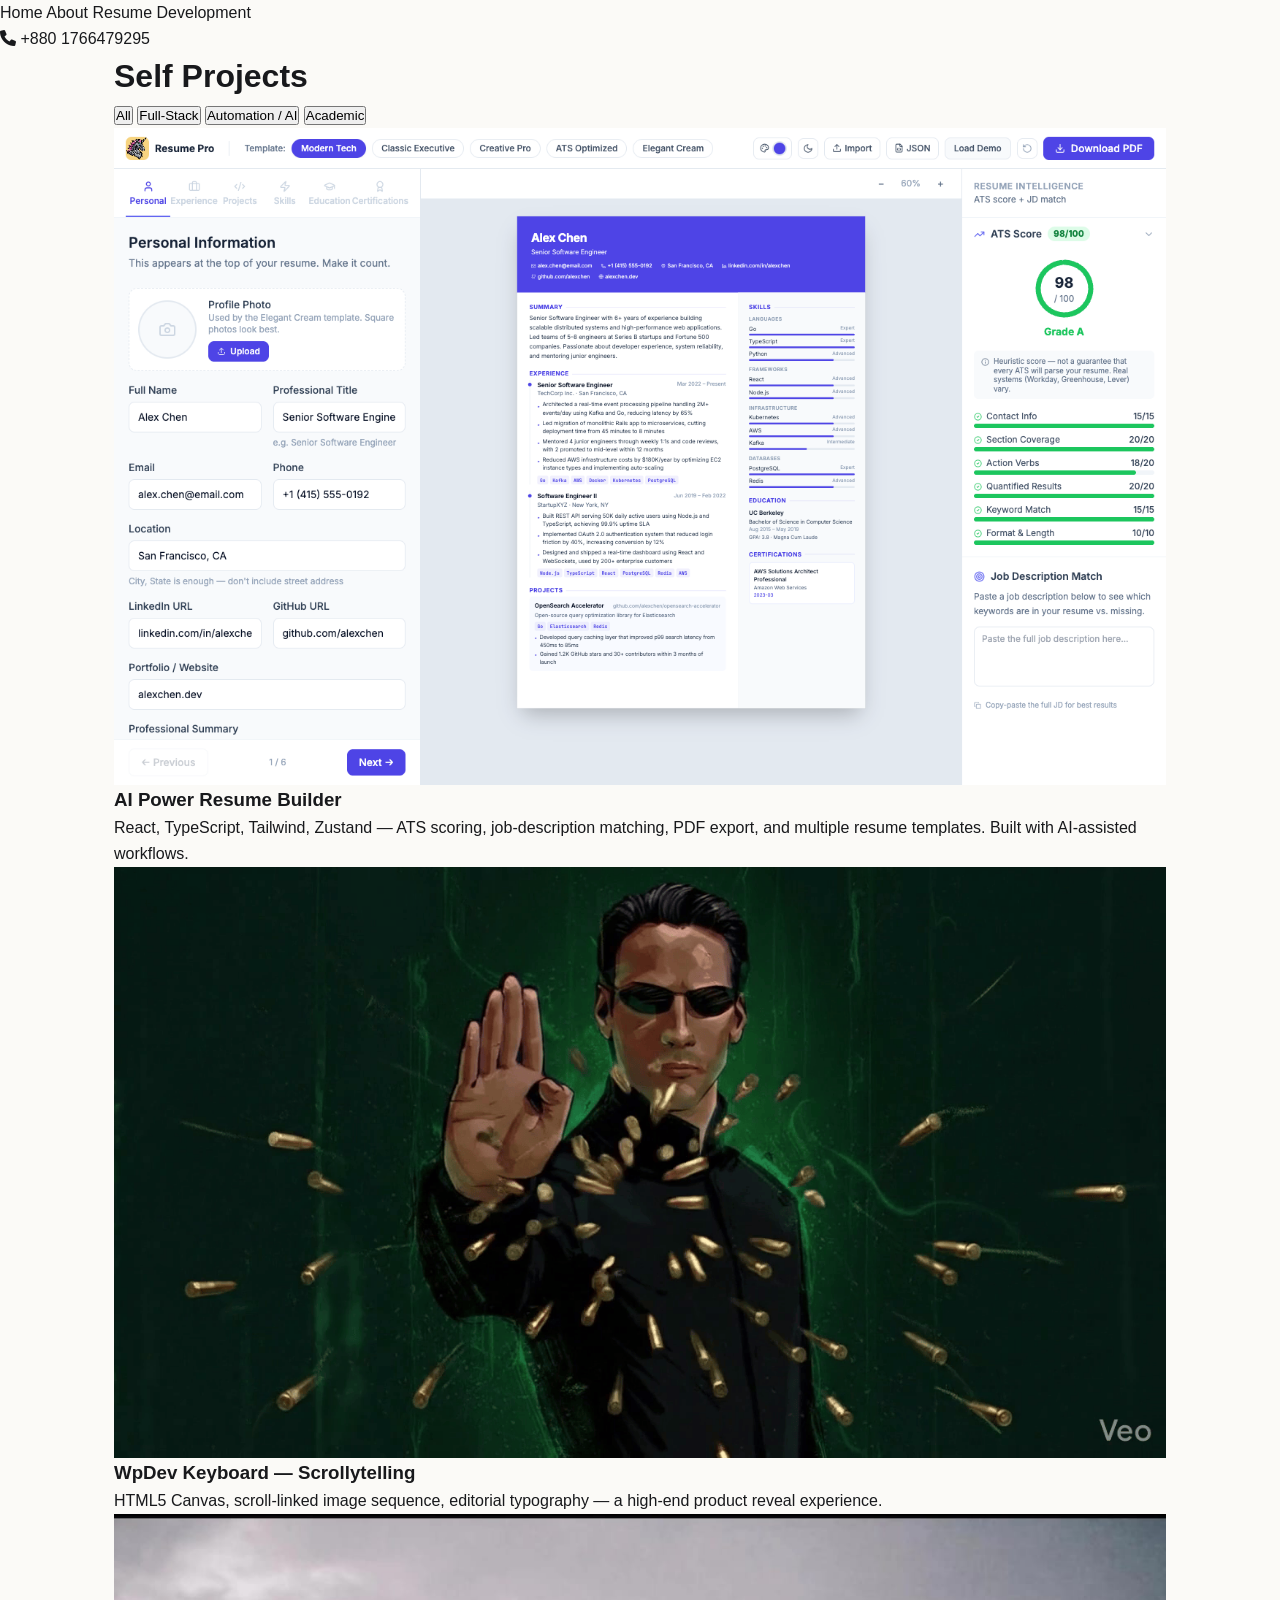
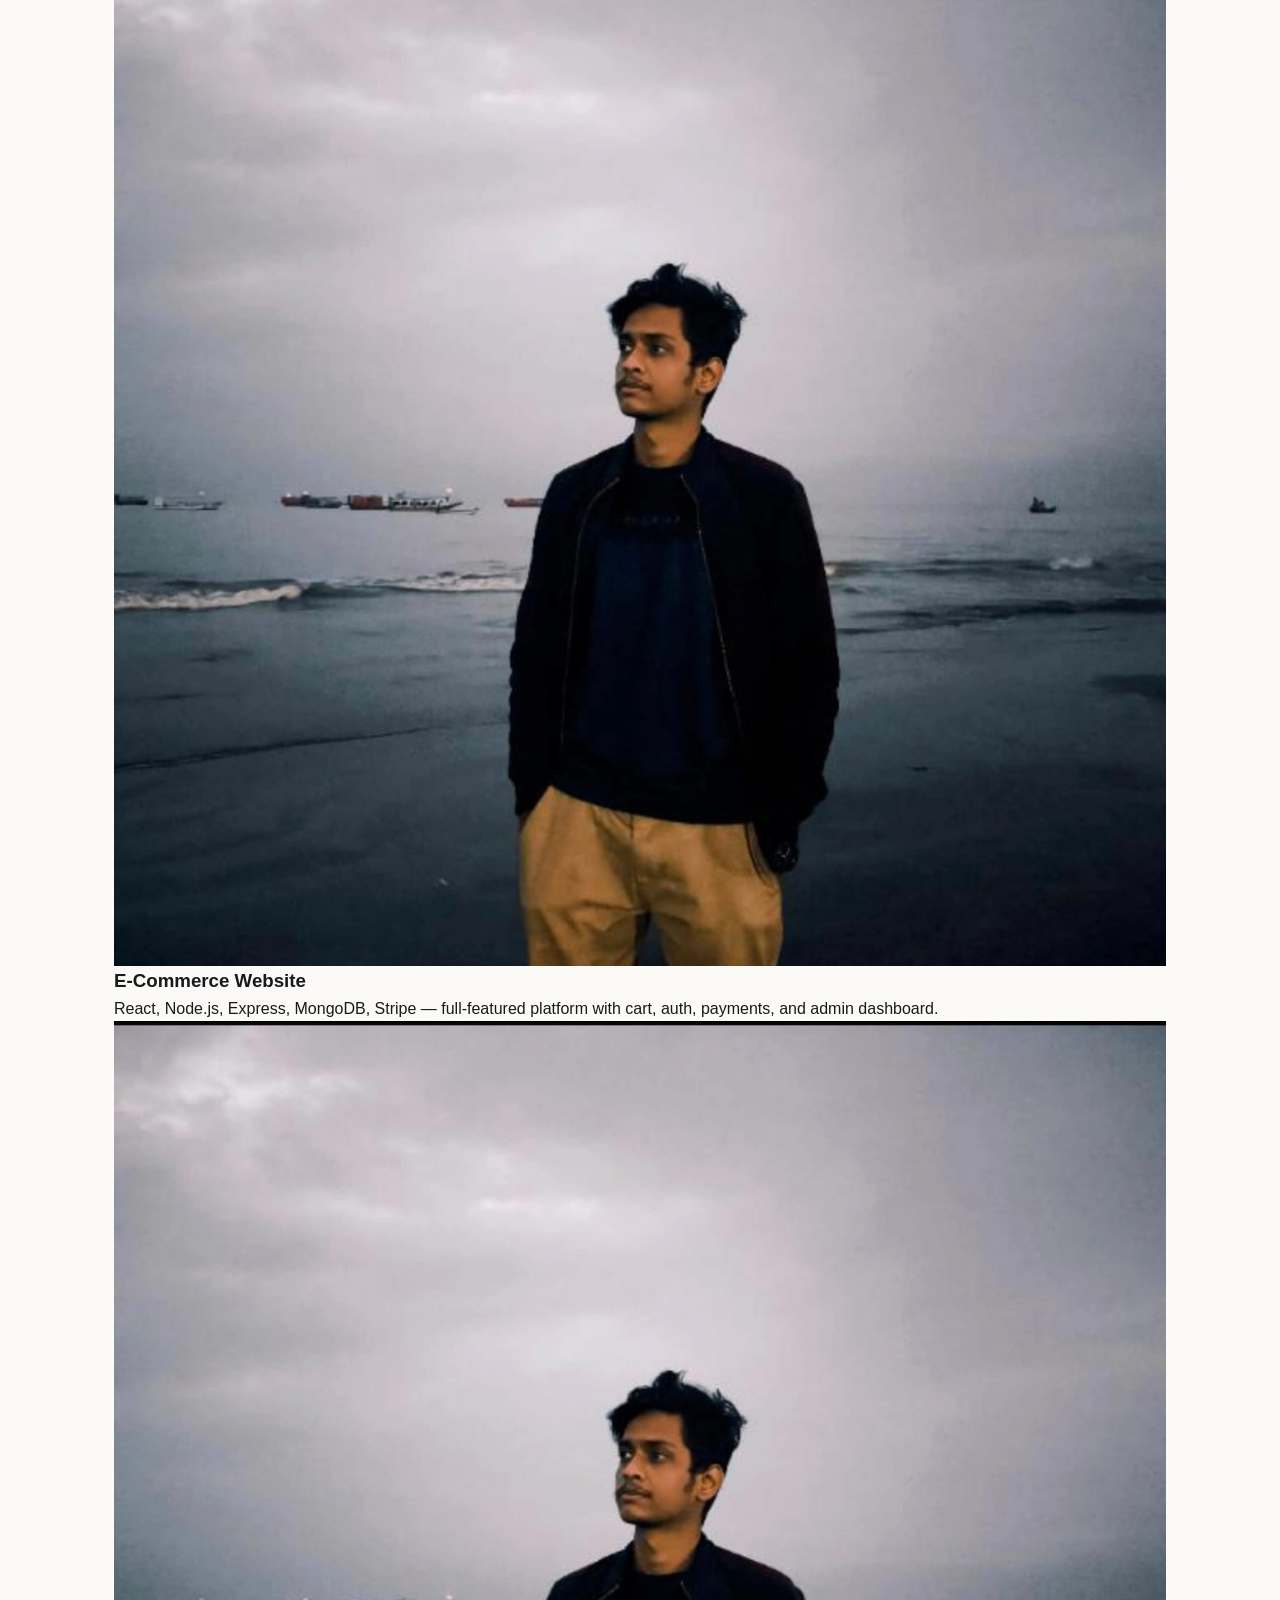
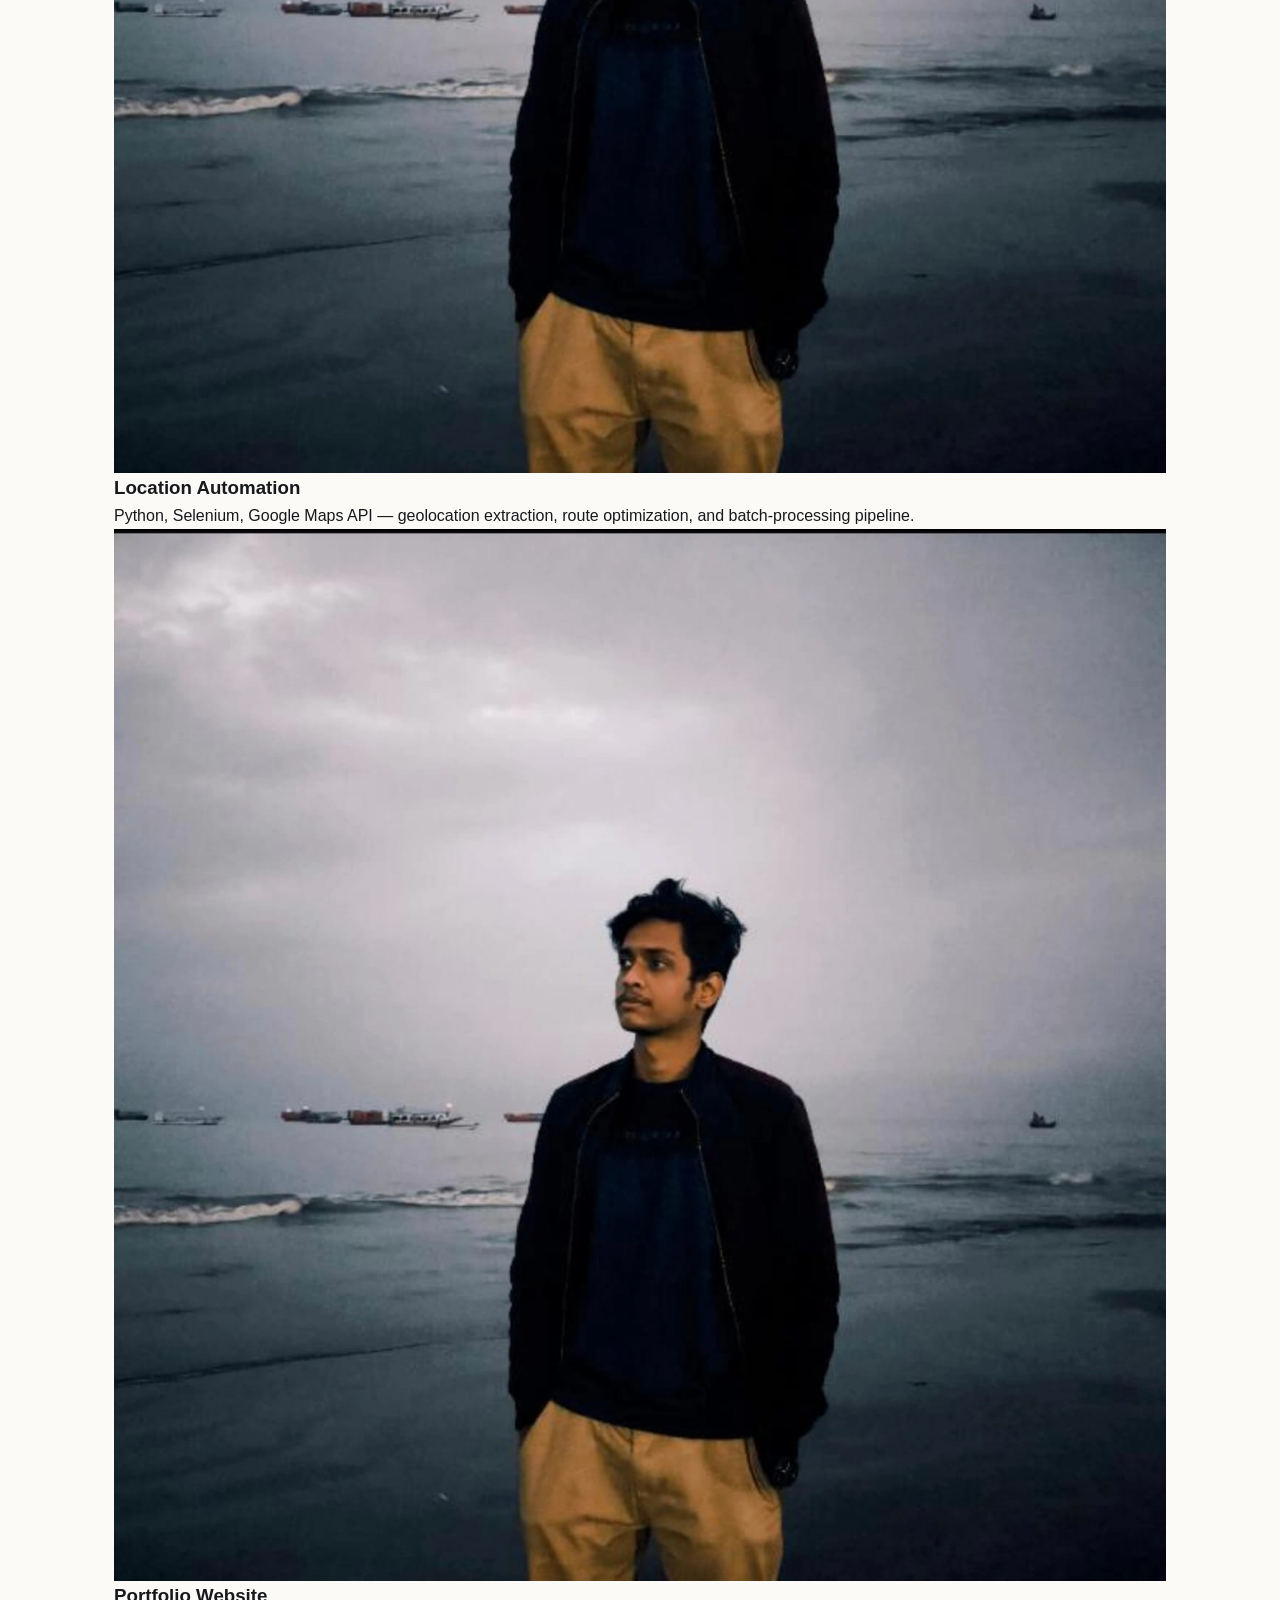
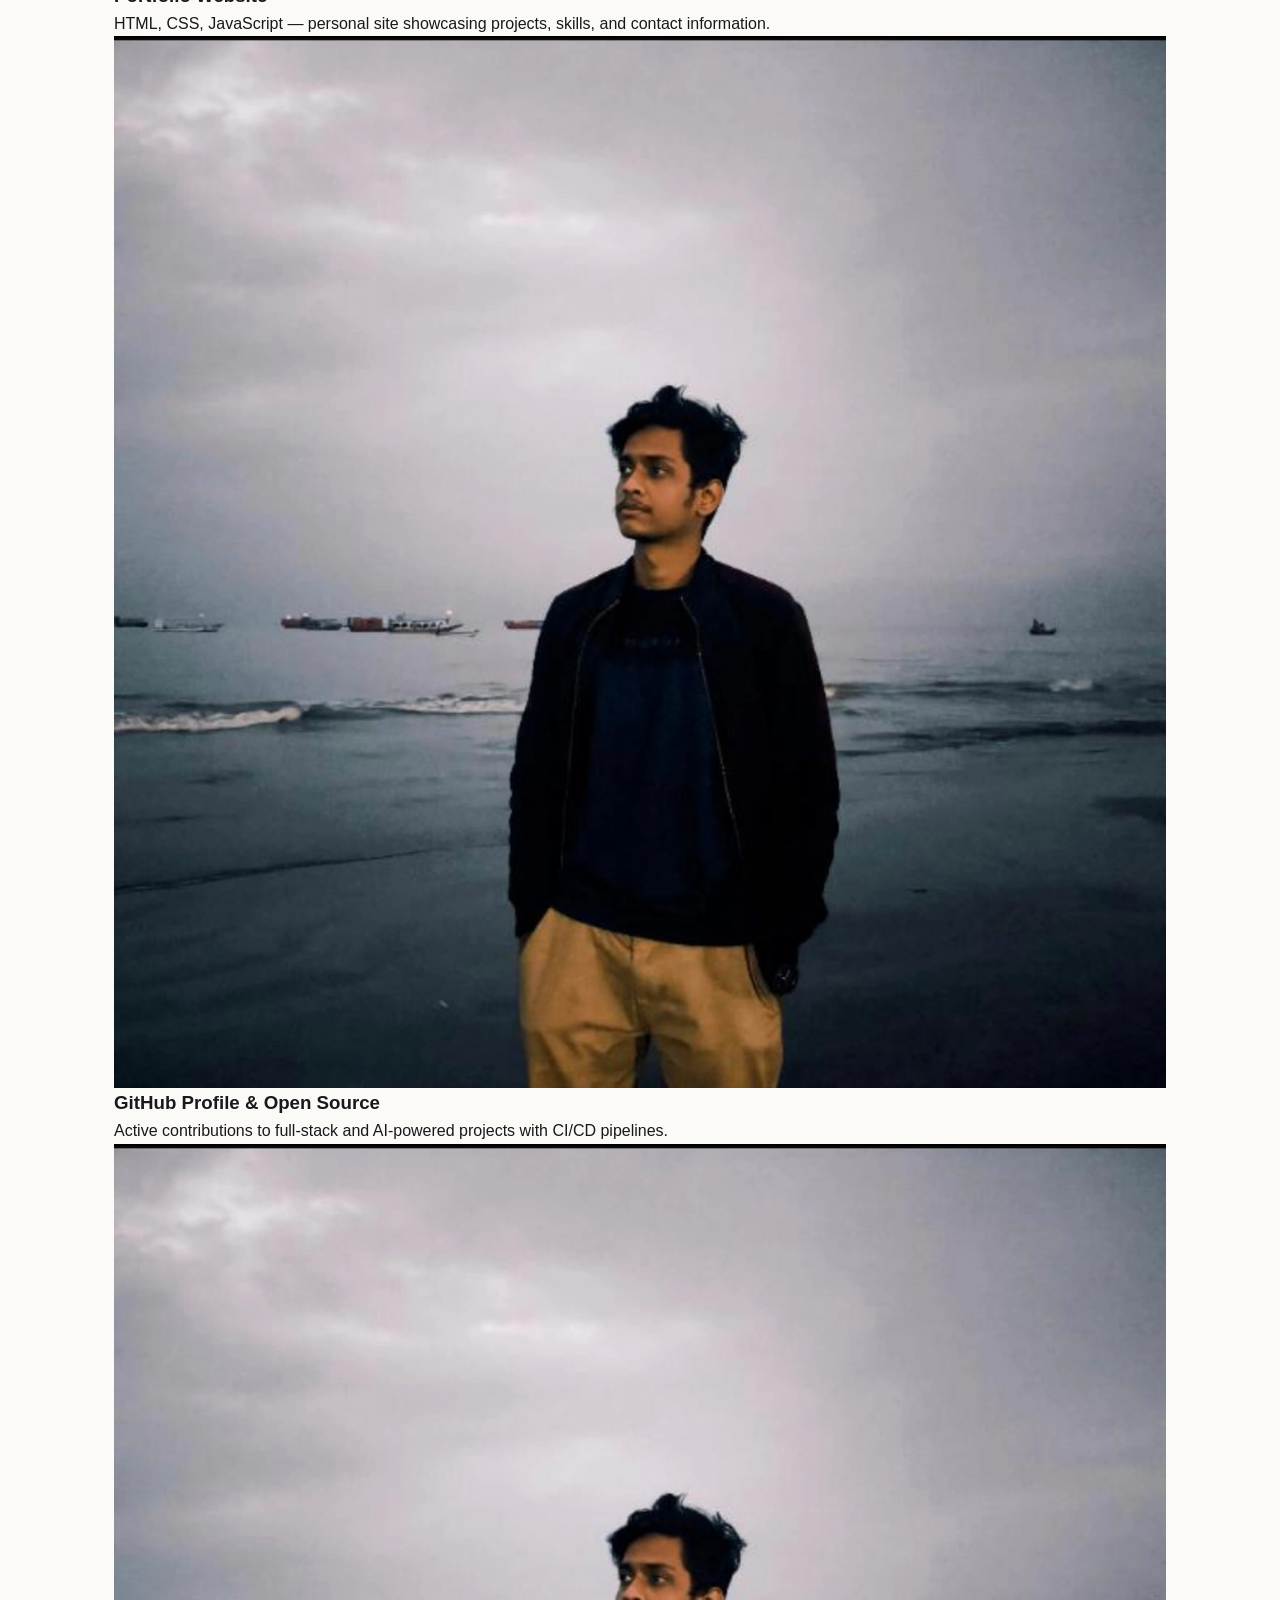
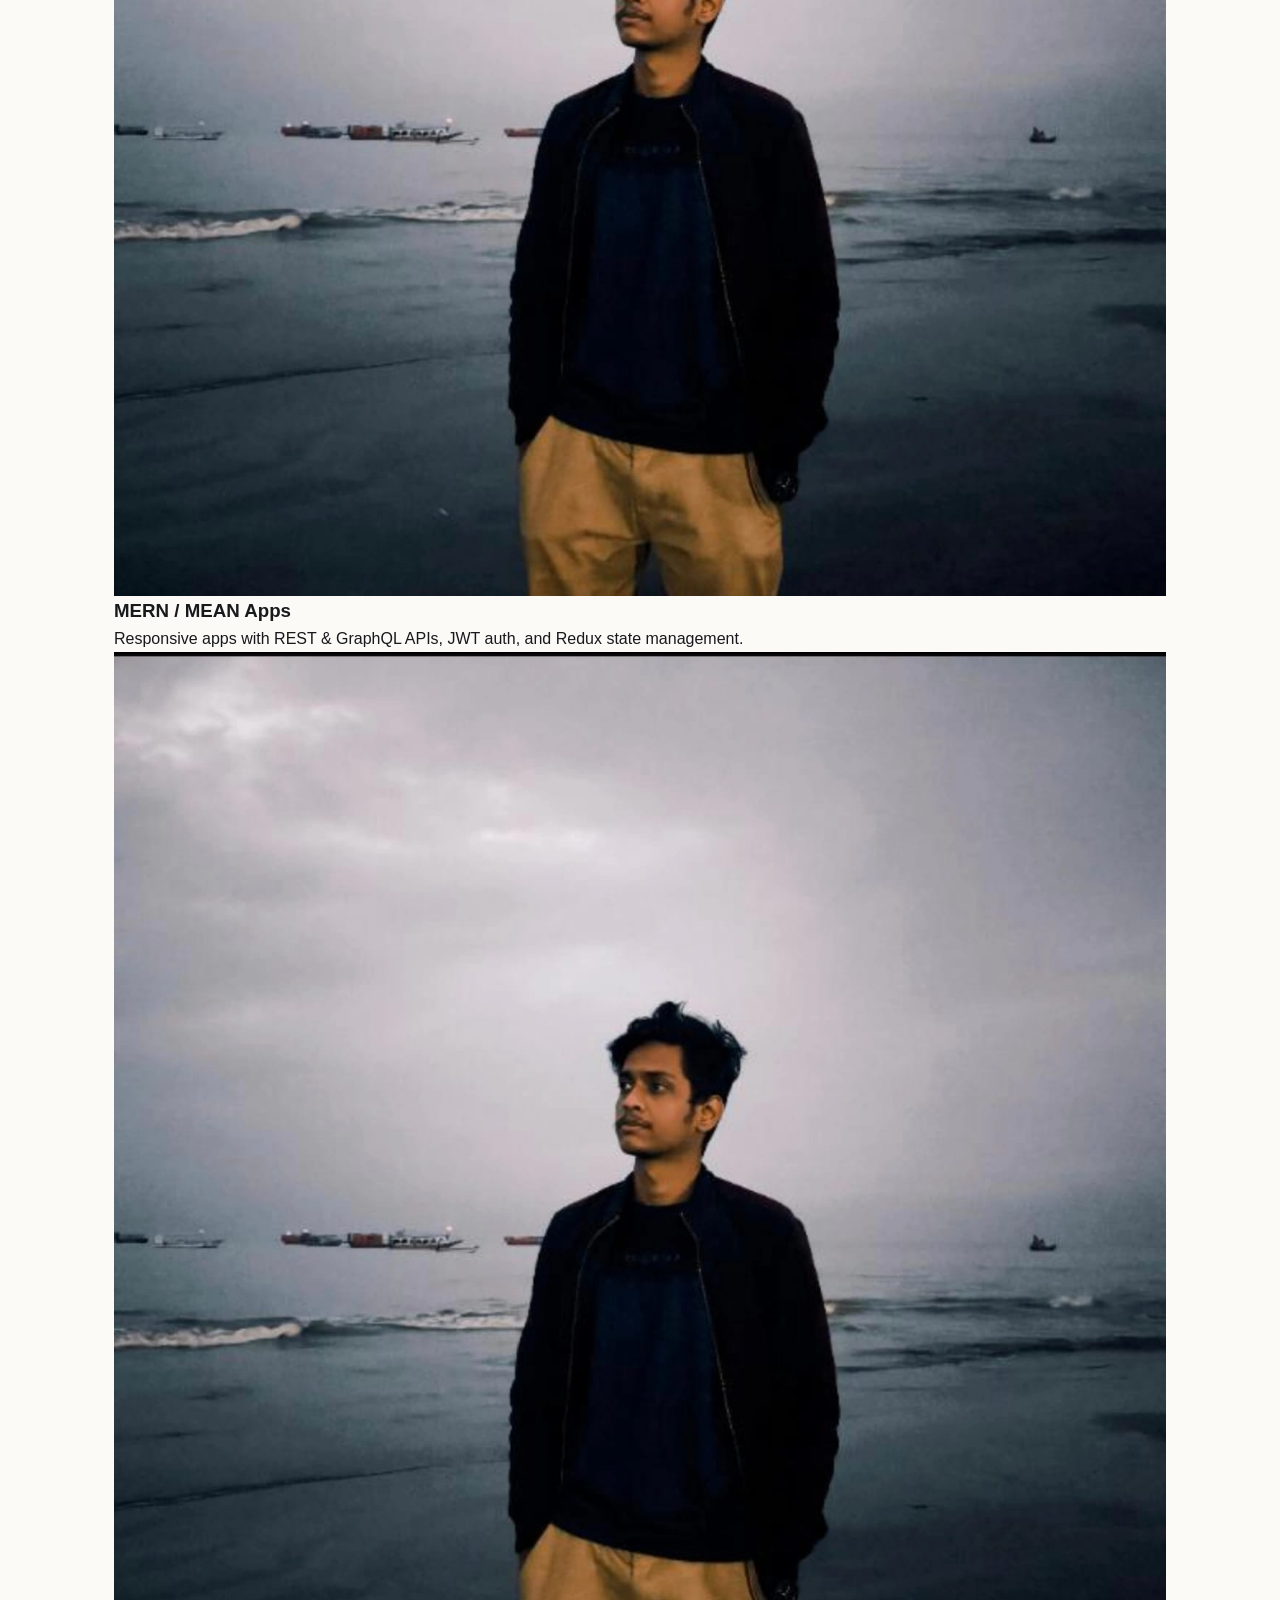
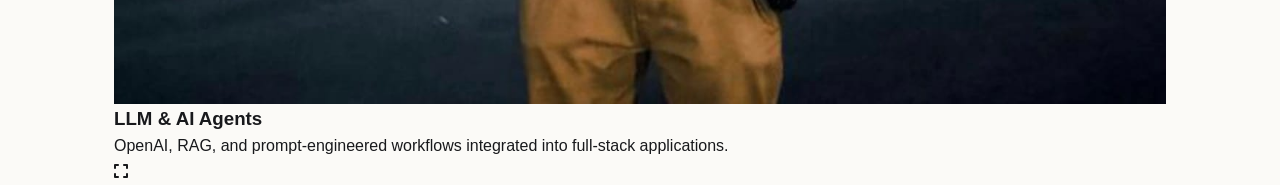
<file: portfolio.html>
<!DOCTYPE html>
<html lang="en">
<head>
    <meta charset="UTF-8">
    <meta name="viewport" content="width=device-width, initial-scale=1.0">
    <title>Portfolio - Siam Hossain</title>
    <link rel="stylesheet" href="css/style.css">
    <link href="https://fonts.googleapis.com/css2?family=Inter:wght@300;400;500;600;700&display=swap" rel="stylesheet">
    <link rel="stylesheet" href="https://cdnjs.cloudflare.com/ajax/libs/font-awesome/6.0.0/css/all.min.css">
</head>
<body>
    <nav class="navbar">
        <div class="nav-container">
            <div class="nav-links">
                <a href="index.html" class="nav-link">Home</a>
                <a href="about.html" class="nav-link">About</a>
                <a href="resume.html" class="nav-link">Resume</a>
                <a href="portfolio.html" class="nav-link active">Development</a>
            </div>
            <div class="contact-info">
                <i class="fas fa-phone"></i>
                <span>+880 1766479295</span>
            </div>
            <div class="mobile-menu-toggle">
                <span></span>
                <span></span>
                <span></span>
            </div>
        </div>
    </nav>

    <main class="portfolio-container">
        <div class="portfolio-content">
            <h1 class="portfolio-title">Self Projects</h1>
            <div class="portfolio-filter">
                <button class="filter-btn active" data-filter="all">All</button>
                <button class="filter-btn" data-filter="fullstack">Full-Stack</button>
                <button class="filter-btn" data-filter="automation">Automation / AI</button>
                <button class="filter-btn" data-filter="academic">Academic</button>
            </div>
            <div class="portfolio-grid">
                <a href="https://alphaman-0.github.io/AI_Resume_Builder/" class="portfolio-item" data-category="automation" style="text-decoration:none; color:inherit; display:block;" target="_blank" rel="noopener">
                    <img src="images/ai-resume-builder-preview.png" alt="AI Power Resume Builder" onerror="this.src='images/SIAM.jpeg'">
                    <div class="portfolio-overlay">
                        <h3>AI Power Resume Builder</h3>
                        <p>React, TypeScript, Tailwind, Zustand — ATS scoring, job-description matching, PDF export, and multiple resume templates. Built with AI-assisted workflows.</p>
                    </div>
                </a>
                <a href="wpdev.html" class="portfolio-item" data-category="fullstack" style="text-decoration:none; color:inherit; display:block;">
                    <img src="Animation/222_026.png" alt="WpDev Keyboard — Scrollytelling">
                    <div class="portfolio-overlay">
                        <h3>WpDev Keyboard — Scrollytelling</h3>
                        <p>HTML5 Canvas, scroll-linked image sequence, editorial typography — a high-end product reveal experience.</p>
                    </div>
                </a>
                <div class="portfolio-item" data-category="fullstack">
                    <img src="images/SIAM.jpeg" alt="E-Commerce Website">
                    <div class="portfolio-overlay">
                        <h3>E-Commerce Website</h3>
                        <p>React, Node.js, Express, MongoDB, Stripe — full-featured platform with cart, auth, payments, and admin dashboard.</p>
                    </div>
                </div>
                <div class="portfolio-item" data-category="automation">
                    <img src="images/SIAM.jpeg" alt="Location Automation">
                    <div class="portfolio-overlay">
                        <h3>Location Automation</h3>
                        <p>Python, Selenium, Google Maps API — geolocation extraction, route optimization, and batch-processing pipeline.</p>
                    </div>
                </div>
                <div class="portfolio-item" data-category="academic">
                    <img src="images/SIAM.jpeg" alt="Portfolio Website">
                    <div class="portfolio-overlay">
                        <h3>Portfolio Website</h3>
                        <p>HTML, CSS, JavaScript — personal site showcasing projects, skills, and contact information.</p>
                    </div>
                </div>
                <div class="portfolio-item" data-category="academic">
                    <img src="images/SIAM.jpeg" alt="GitHub Profile &amp; Open Source">
                    <div class="portfolio-overlay">
                        <h3>GitHub Profile &amp; Open Source</h3>
                        <p>Active contributions to full-stack and AI-powered projects with CI/CD pipelines.</p>
                    </div>
                </div>
                <div class="portfolio-item" data-category="fullstack">
                    <img src="images/SIAM.jpeg" alt="MERN / MEAN Apps">
                    <div class="portfolio-overlay">
                        <h3>MERN / MEAN Apps</h3>
                        <p>Responsive apps with REST &amp; GraphQL APIs, JWT auth, and Redux state management.</p>
                    </div>
                </div>
                <div class="portfolio-item" data-category="automation">
                    <img src="images/SIAM.jpeg" alt="LLM &amp; AI Agents">
                    <div class="portfolio-overlay">
                        <h3>LLM &amp; AI Agents</h3>
                        <p>OpenAI, RAG, and prompt-engineered workflows integrated into full-stack applications.</p>
                    </div>
                </div>
            </div>
        </div>
        <div class="fullscreen-toggle">
            <i class="fas fa-expand"></i>
        </div>
    </main>

    <script src="js/script.js"></script>
</body>
</html>
</file>
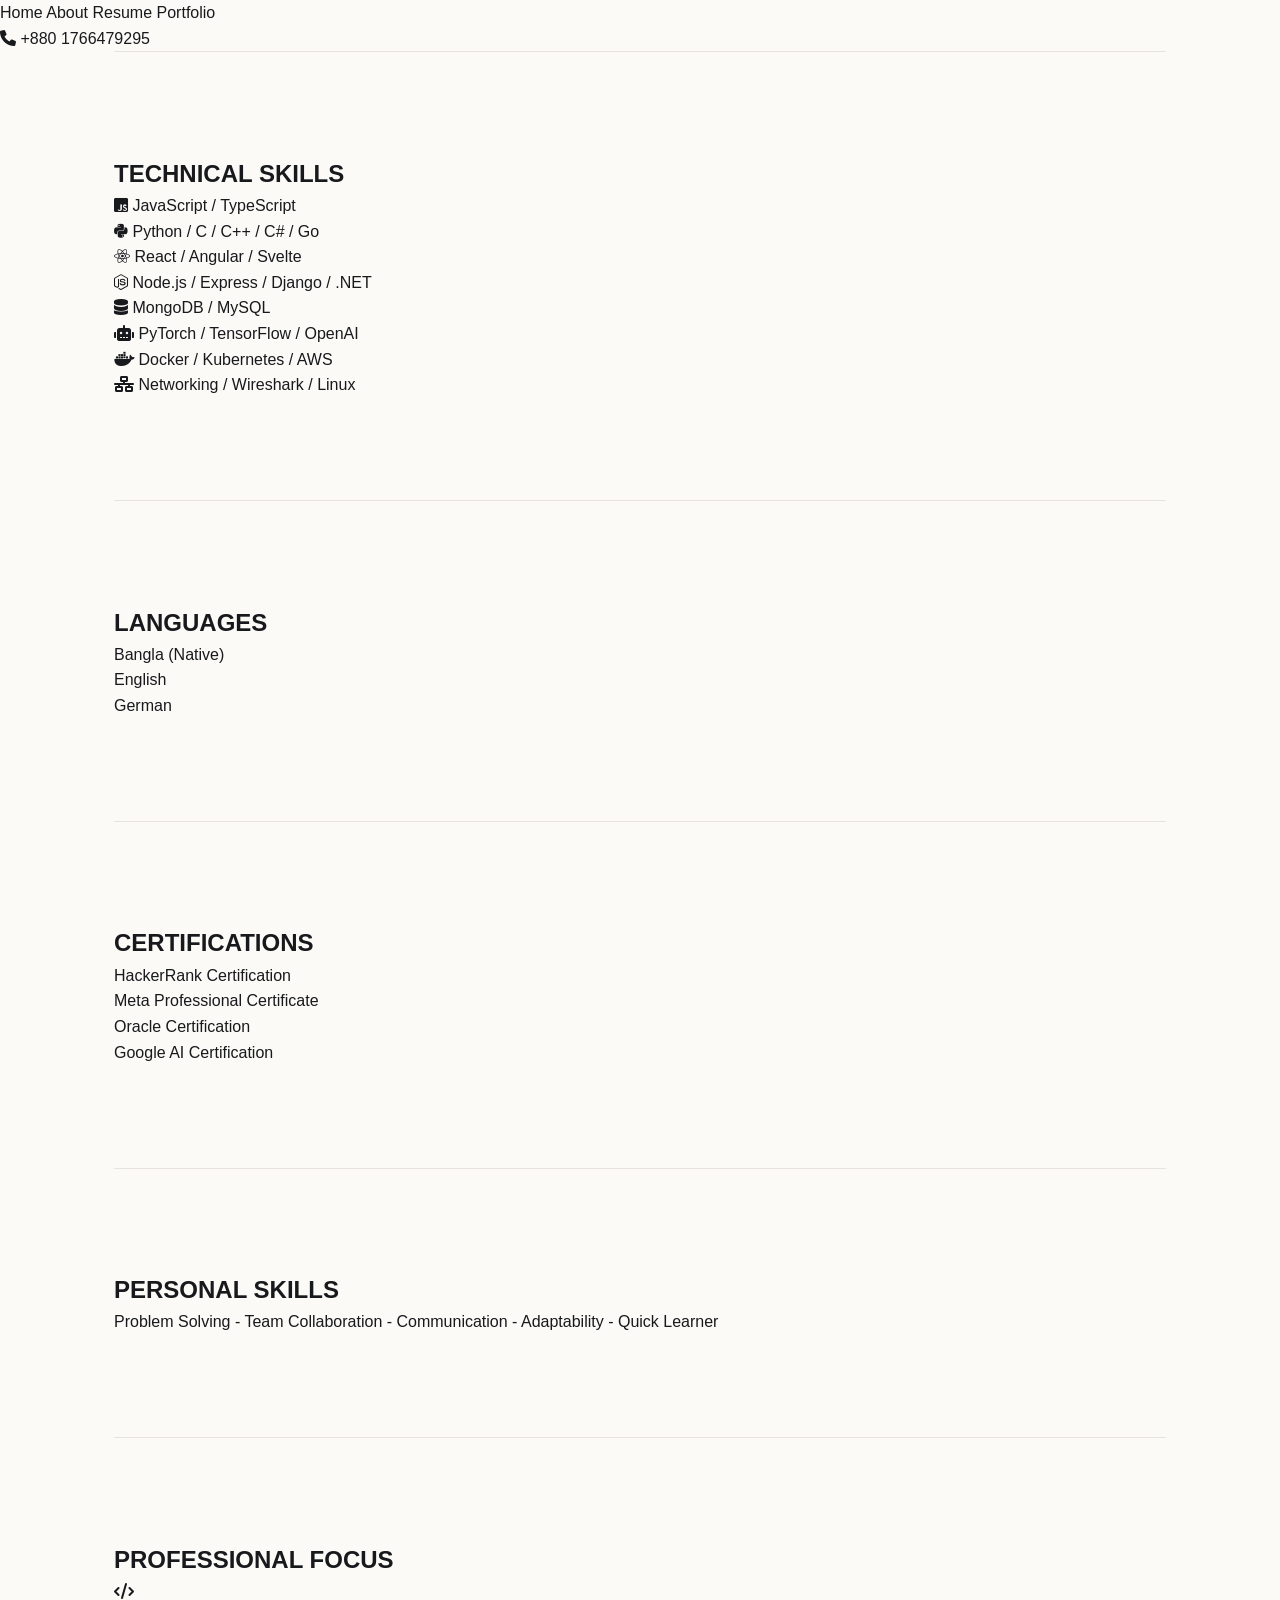
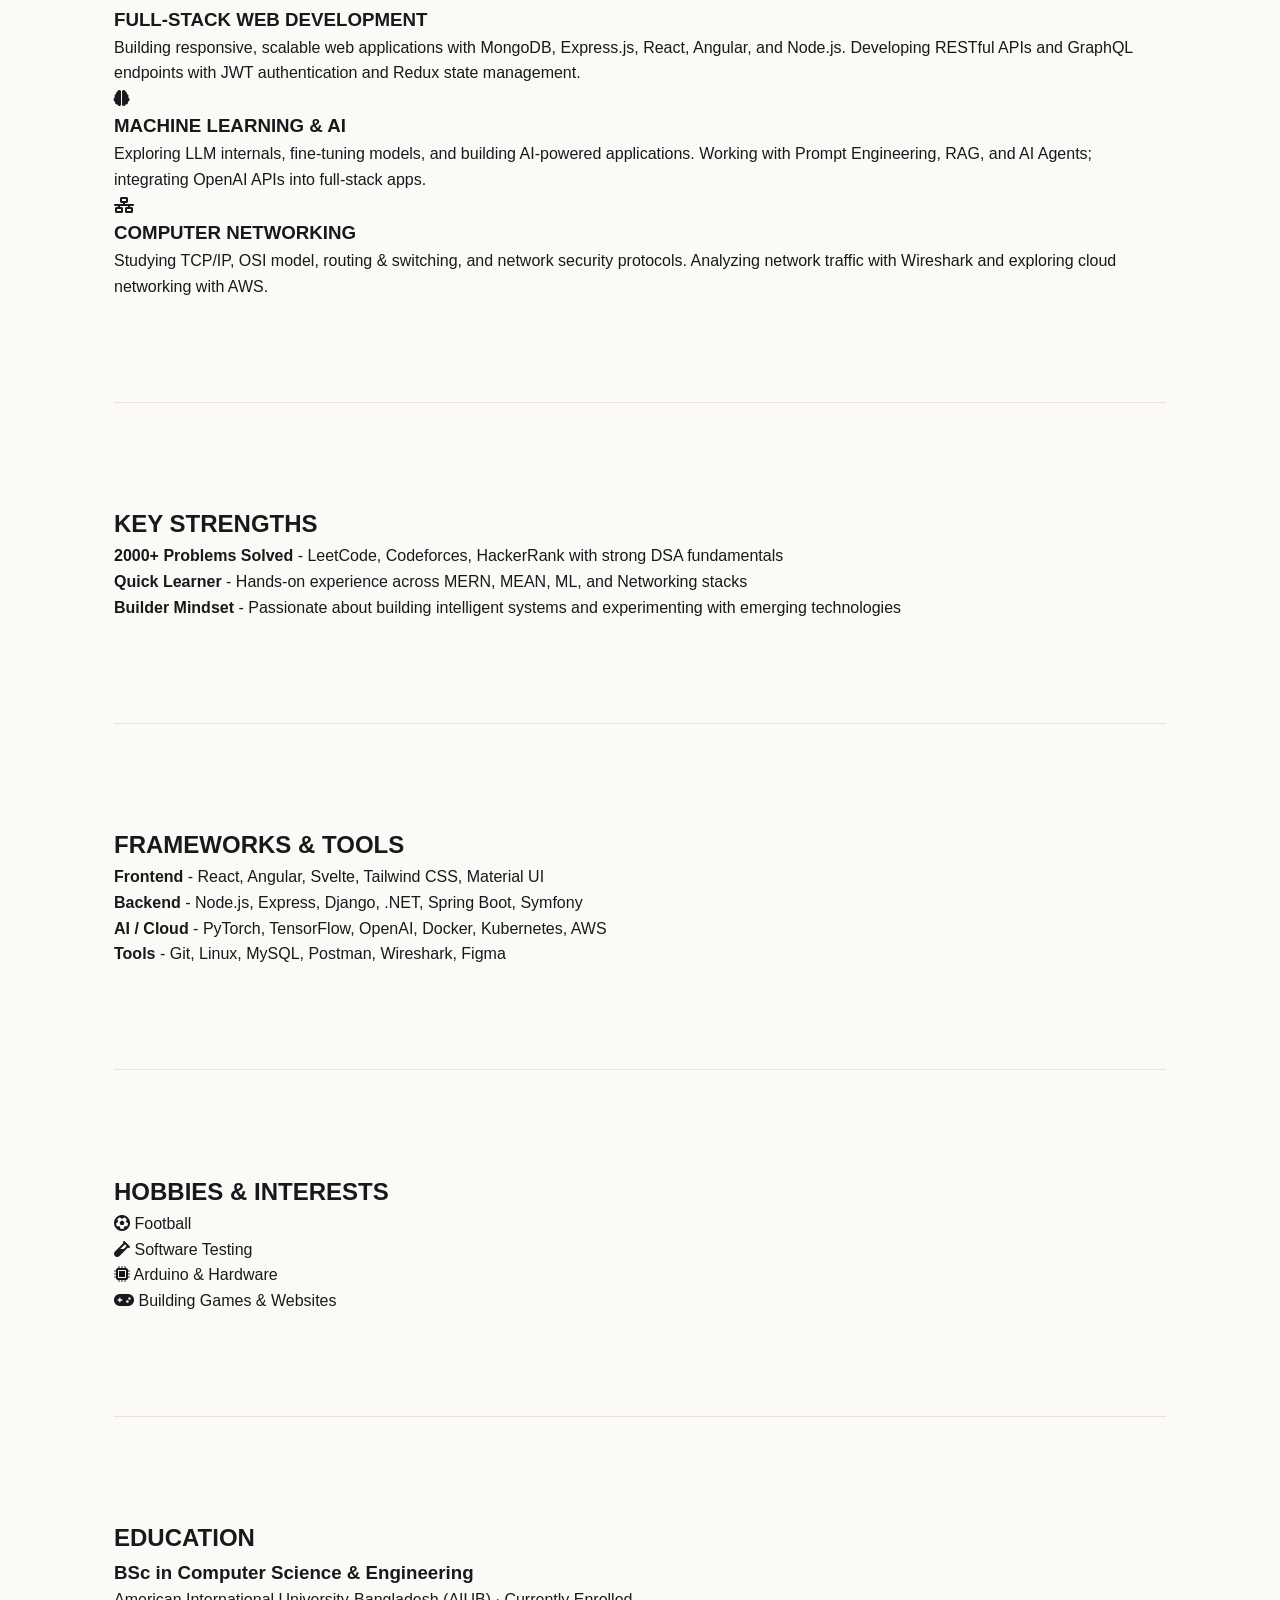
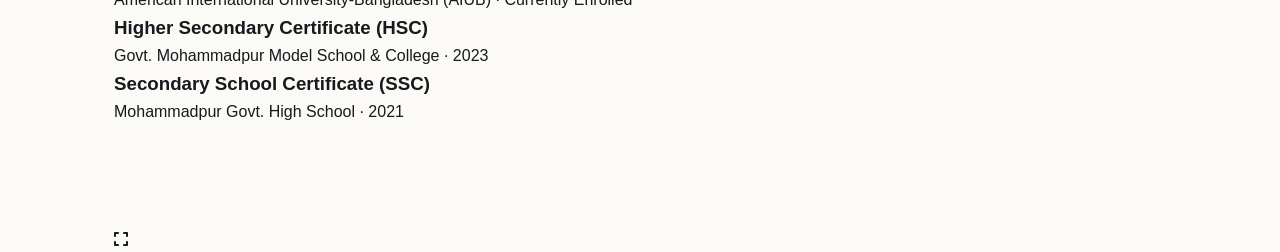
<file: resume.html>
<!DOCTYPE html>
<html lang="en">
<head>
    <meta charset="UTF-8">
    <meta name="viewport" content="width=device-width, initial-scale=1.0">
    <title>Resume - Siam Hossain</title>
    <link rel="stylesheet" href="css/style.css">
    <link href="https://fonts.googleapis.com/css2?family=Inter:wght@300;400;500;600;700&display=swap" rel="stylesheet">
    <link rel="stylesheet" href="https://cdnjs.cloudflare.com/ajax/libs/font-awesome/6.0.0/css/all.min.css">
</head>
<body>
    <nav class="navbar">
        <div class="nav-container">
            <div class="nav-links">
                <a href="index.html" class="nav-link">Home</a>
                <a href="about.html" class="nav-link">About</a>
                <a href="resume.html" class="nav-link active">Resume</a>
                <a href="portfolio.html" class="nav-link">Portfolio</a>
            </div>
            <div class="contact-info">
                <i class="fas fa-phone"></i>
                <span>+880 1766479295</span>
            </div>
            <div class="mobile-menu-toggle">
                <span></span>
                <span></span>
                <span></span>
            </div>
        </div>
    </nav>

    <main class="resume-container">
        <div class="resume-content">
            <div class="resume-left">
                <!-- Technical Skills -->
                <section class="skills-section">
                    <h2>TECHNICAL SKILLS</h2>
                    <div class="skill-item">
                        <div class="skill-header">
                            <i class="fab fa-js-square"></i>
                            <span>JavaScript / TypeScript</span>
                        </div>
                        <div class="skill-bar">
                            <div class="skill-progress" data-width="88"></div>
                        </div>
                    </div>
                    <div class="skill-item">
                        <div class="skill-header">
                            <i class="fab fa-python"></i>
                            <span>Python / C / C++ / C# / Go</span>
                        </div>
                        <div class="skill-bar">
                            <div class="skill-progress" data-width="82"></div>
                        </div>
                    </div>
                    <div class="skill-item">
                        <div class="skill-header">
                            <i class="fab fa-react"></i>
                            <span>React / Angular / Svelte</span>
                        </div>
                        <div class="skill-bar">
                            <div class="skill-progress" data-width="85"></div>
                        </div>
                    </div>
                    <div class="skill-item">
                        <div class="skill-header">
                            <i class="fab fa-node-js"></i>
                            <span>Node.js / Express / Django / .NET</span>
                        </div>
                        <div class="skill-bar">
                            <div class="skill-progress" data-width="83"></div>
                        </div>
                    </div>
                    <div class="skill-item">
                        <div class="skill-header">
                            <i class="fas fa-database"></i>
                            <span>MongoDB / MySQL</span>
                        </div>
                        <div class="skill-bar">
                            <div class="skill-progress" data-width="80"></div>
                        </div>
                    </div>
                    <div class="skill-item">
                        <div class="skill-header">
                            <i class="fas fa-robot"></i>
                            <span>PyTorch / TensorFlow / OpenAI</span>
                        </div>
                        <div class="skill-bar">
                            <div class="skill-progress" data-width="78"></div>
                        </div>
                    </div>
                    <div class="skill-item">
                        <div class="skill-header">
                            <i class="fab fa-docker"></i>
                            <span>Docker / Kubernetes / AWS</span>
                        </div>
                        <div class="skill-bar">
                            <div class="skill-progress" data-width="75"></div>
                        </div>
                    </div>
                    <div class="skill-item">
                        <div class="skill-header">
                            <i class="fas fa-network-wired"></i>
                            <span>Networking / Wireshark / Linux</span>
                        </div>
                        <div class="skill-bar">
                            <div class="skill-progress" data-width="80"></div>
                        </div>
                    </div>
                </section>

                <!-- Languages -->
                <section class="languages-section">
                    <h2>LANGUAGES</h2>
                    <div class="language-item">
                        <span>Bangla (Native)</span>
                        <div class="language-bar">
                            <div class="language-progress" data-width="100"></div>
                        </div>
                    </div>
                    <div class="language-item">
                        <span>English</span>
                        <div class="language-bar">
                            <div class="language-progress" data-width="90"></div>
                        </div>
                    </div>
                    <div class="language-item">
                        <span>German</span>
                        <div class="language-bar">
                            <div class="language-progress" data-width="40"></div>
                        </div>
                    </div>
                </section>

                <!-- Certifications -->
                <section class="personal-skills-section">
                    <h2>CERTIFICATIONS</h2>
                    <p>HackerRank Certification</p>
                    <p>Meta Professional Certificate</p>
                    <p>Oracle Certification</p>
                    <p>Google AI Certification</p>
                </section>

                <!-- Personal Skills -->
                <section class="personal-skills-section">
                    <h2>PERSONAL SKILLS</h2>
                    <p>Problem Solving - Team Collaboration - Communication - Adaptability - Quick Learner</p>
                </section>
            </div>

            <div class="resume-right">
                <!-- Professional Focus -->
                <section class="experience-section">
                    <h2>PROFESSIONAL FOCUS</h2>

                    <div class="experience-item">
                        <div class="experience-icon">
                            <i class="fas fa-code"></i>
                        </div>
                        <div class="experience-content">
                            <h3>FULL-STACK WEB DEVELOPMENT</h3>
                            <p class="experience-role">Building responsive, scalable web applications with MongoDB, Express.js, React, Angular, and Node.js. Developing RESTful APIs and GraphQL endpoints with JWT authentication and Redux state management.</p>
                        </div>
                    </div>

                    <div class="experience-item">
                        <div class="experience-icon">
                            <i class="fas fa-brain"></i>
                        </div>
                        <div class="experience-content">
                            <h3>MACHINE LEARNING &amp; AI</h3>
                            <p class="experience-role">Exploring LLM internals, fine-tuning models, and building AI-powered applications. Working with Prompt Engineering, RAG, and AI Agents; integrating OpenAI APIs into full-stack apps.</p>
                        </div>
                    </div>

                    <div class="experience-item">
                        <div class="experience-icon">
                            <i class="fas fa-network-wired"></i>
                        </div>
                        <div class="experience-content">
                            <h3>COMPUTER NETWORKING</h3>
                            <p class="experience-role">Studying TCP/IP, OSI model, routing &amp; switching, and network security protocols. Analyzing network traffic with Wireshark and exploring cloud networking with AWS.</p>
                        </div>
                    </div>
                </section>

                <!-- Key Strengths -->
                <section class="services-section">
                    <h2>KEY STRENGTHS</h2>
                    <div class="services-grid">
                        <div class="service-item">
                            <p><strong>2000+ Problems Solved</strong> - LeetCode, Codeforces, HackerRank with strong DSA fundamentals</p>
                            <p><strong>Quick Learner</strong> - Hands-on experience across MERN, MEAN, ML, and Networking stacks</p>
                            <p><strong>Builder Mindset</strong> - Passionate about building intelligent systems and experimenting with emerging technologies</p>
                        </div>
                    </div>
                </section>

                <!-- Core Strengths -->
                <section class="design-skills-section">
                    <h2>FRAMEWORKS &amp; TOOLS</h2>
                    <p><strong>Frontend</strong> - React, Angular, Svelte, Tailwind CSS, Material UI</p>
                    <p><strong>Backend</strong> - Node.js, Express, Django, .NET, Spring Boot, Symfony</p>
                    <p><strong>AI / Cloud</strong> - PyTorch, TensorFlow, OpenAI, Docker, Kubernetes, AWS</p>
                    <p><strong>Tools</strong> - Git, Linux, MySQL, Postman, Wireshark, Figma</p>
                </section>

                <!-- Hobbies & Interests -->
                <section class="hobbies-section">
                    <h2>HOBBIES &amp; INTERESTS</h2>
                    <div class="hobbies-grid">
                        <div class="hobby-item">
                            <i class="fas fa-futbol"></i>
                            <span>Football</span>
                        </div>
                        <div class="hobby-item">
                            <i class="fas fa-vial"></i>
                            <span>Software Testing</span>
                        </div>
                        <div class="hobby-item">
                            <i class="fas fa-microchip"></i>
                            <span>Arduino &amp; Hardware</span>
                        </div>
                        <div class="hobby-item">
                            <i class="fas fa-gamepad"></i>
                            <span>Building Games &amp; Websites</span>
                        </div>
                    </div>
                </section>

                <!-- Education -->
                <section class="education-section">
                    <h2>EDUCATION</h2>
                    <div class="education-item">
                        <h3>BSc in Computer Science &amp; Engineering</h3>
                        <p>American International University-Bangladesh (AIUB) &middot; Currently Enrolled</p>
                    </div>
                    <div class="education-item">
                        <h3>Higher Secondary Certificate (HSC)</h3>
                        <p>Govt. Mohammadpur Model School &amp; College &middot; 2023</p>
                    </div>
                    <div class="education-item">
                        <h3>Secondary School Certificate (SSC)</h3>
                        <p>Mohammadpur Govt. High School &middot; 2021</p>
                    </div>
                </section>
            </div>
        </div>
        <div class="fullscreen-toggle">
            <i class="fas fa-expand"></i>
        </div>
    </main>

    <script src="js/script.js"></script>
</body>
</html>
</file>
<file: css/style.css>
/* ============================================================
   Siam Hossain — portfolio
   Clean, professional, light theme. Optimised for a fast HR scan.
   ============================================================ */

/* ---------- tokens ---------- */
:root{
  --paper:      #FBFAF7;   /* warm off-white page */
  --surface:    #FFFFFF;   /* cards / raised */
  --surface-2:  #F4F2EC;   /* subtle fills (chips, thumbs) */
  --ink:        #18191C;   /* near-black — headings / primary text */
  --ink-2:      #45474D;   /* secondary body text */
  --ink-3:      #6B6E76;   /* muted labels / metadata */
  --rule:       #E7E4DD;   /* hairline borders */
  --rule-2:     #D9D6CD;   /* slightly stronger borders */
  --accent:     #1F44E0;   /* cobalt — links / primary action */
  --accent-deep:#13245C;   /* navy — hovers / strong accents */
  --accent-soft:#ECF0FF;   /* tinted background */
  --ok:         #1A8F4C;   /* status “open” */

  --serif: "Fraunces", "Times New Roman", serif;
  --sans:  "Hanken Grotesk", -apple-system, BlinkMacSystemFont, "Segoe UI", sans-serif;
  --mono:  "JetBrains Mono", ui-monospace, Menlo, monospace;
  --ease:  cubic-bezier(.2,.7,.1,1);

  --maxw: 1180px;
  --pad:  clamp(20px, 5vw, 64px);
}

*{box-sizing:border-box;margin:0;padding:0}
html{scroll-behavior:smooth}
body{
  background:var(--paper);
  color:var(--ink);
  font-family:var(--sans);
  font-size:16px;
  line-height:1.6;
  font-weight:400;
  -webkit-font-smoothing:antialiased;
  text-rendering:optimizeLegibility;
  overflow-x:hidden;
}
a{color:inherit;text-decoration:none}
ul,ol{list-style:none}
img{display:block;max-width:100%}
::selection{background:var(--accent);color:#fff}
:focus-visible{outline:2px solid var(--accent);outline-offset:3px;border-radius:2px}
[hidden]{display:none!important}

section{scroll-margin-top:84px}

/* ---------- layout helpers ---------- */
main{max-width:var(--maxw);margin:0 auto;padding:0 var(--pad)}

/* ---------- buttons ---------- */
.btn{
  display:inline-flex;align-items:center;gap:.5em;
  font-family:var(--sans);font-weight:600;font-size:14px;letter-spacing:.01em;
  padding:11px 18px;border-radius:9px;border:1px solid transparent;
  white-space:nowrap;cursor:pointer;
  transition:background .2s var(--ease),color .2s var(--ease),border-color .2s var(--ease),transform .2s var(--ease),box-shadow .2s var(--ease);
}
.btn-primary{background:var(--accent);color:#fff;box-shadow:0 1px 2px rgba(19,36,92,.18)}
.btn-primary:hover{background:var(--accent-deep);transform:translateY(-1px);box-shadow:0 6px 18px rgba(19,36,92,.22)}
.btn-ghost{background:var(--surface);color:var(--ink);border-color:var(--rule-2)}
.btn-ghost:hover{border-color:var(--ink);transform:translateY(-1px)}

/* ============================================================
   TOP BAR
   ============================================================ */
.topbar{
  position:sticky;top:0;z-index:50;
  display:flex;align-items:center;gap:24px;
  padding:14px var(--pad);
  background:rgba(251,250,247,.82);
  -webkit-backdrop-filter:blur(10px);backdrop-filter:blur(10px);
  border-bottom:1px solid var(--rule);
}
.topbar .brand{
  font-family:var(--serif);font-style:italic;font-size:20px;font-weight:500;
  color:var(--ink);letter-spacing:-.01em;flex-shrink:0;
}
.topbar nav{display:flex;gap:26px;margin-left:8px}
.topbar nav a{
  font-size:14px;font-weight:500;color:var(--ink-2);position:relative;padding:2px 0;
  transition:color .2s var(--ease);
}
.topbar nav a::after{content:"";position:absolute;left:0;right:100%;bottom:-2px;height:2px;background:var(--accent);transition:right .3s var(--ease)}
.topbar nav a:hover,
.topbar nav a[aria-current="true"]{color:var(--ink)}
.topbar nav a:hover::after,
.topbar nav a[aria-current="true"]::after{right:0}
.topbar-cta{display:flex;align-items:center;gap:16px;margin-left:auto}

/* skip link (a11y) */
.skip-link{position:absolute;left:-9999px;top:8px;z-index:100;background:var(--accent);color:#fff;padding:10px 16px;border-radius:8px;font-size:14px;font-weight:600}
.skip-link:focus{left:12px}

/* mobile nav toggle (hidden on desktop) */
.nav-toggle{display:none;flex-direction:column;justify-content:center;gap:5px;width:42px;height:38px;padding:0 9px;background:var(--surface);border:1px solid var(--rule-2);border-radius:9px;cursor:pointer;flex-shrink:0}
.nav-toggle-bar{display:block;height:2px;width:100%;background:var(--ink);border-radius:2px;transition:transform .25s var(--ease),opacity .2s var(--ease)}
.nav-toggle[aria-expanded="true"] .nav-toggle-bar:nth-child(1){transform:translateY(7px) rotate(45deg)}
.nav-toggle[aria-expanded="true"] .nav-toggle-bar:nth-child(2){opacity:0}
.nav-toggle[aria-expanded="true"] .nav-toggle-bar:nth-child(3){transform:translateY(-7px) rotate(-45deg)}
.status-pill{
  display:inline-flex;align-items:center;gap:8px;
  font-family:var(--mono);font-size:11px;letter-spacing:.04em;color:var(--ink-2);
  padding:6px 12px;border:1px solid var(--rule-2);border-radius:999px;background:var(--surface);
}
.status-pill .dot{width:7px;height:7px;border-radius:999px;background:var(--ok);box-shadow:0 0 0 3px rgba(26,143,76,.15);animation:pulse 2s ease-in-out infinite}
@keyframes pulse{50%{opacity:.5}}

/* ============================================================
   HERO — résumé-header summary card
   ============================================================ */
.hero{padding:clamp(36px,6vw,72px) 0 clamp(48px,7vw,88px)}
.summary-card{
  display:grid;grid-template-columns:1.65fr .85fr;gap:clamp(24px,4vw,56px);
  background:var(--surface);
  border:1px solid var(--rule);border-radius:20px;
  padding:clamp(28px,4vw,52px);
  box-shadow:0 1px 2px rgba(24,25,28,.04), 0 18px 50px -28px rgba(24,25,28,.18);
  animation:cardin .55s var(--ease) both;
}
@keyframes cardin{from{opacity:0;transform:translateY(14px)}to{opacity:1;transform:none}}

.sc-name{
  font-family:var(--mono);font-size:12px;letter-spacing:.18em;text-transform:uppercase;
  color:var(--ink-3);margin-bottom:14px;
}
.sc-role{
  font-family:var(--sans);font-weight:800;letter-spacing:-.025em;line-height:1;
  font-size:clamp(40px,6.4vw,76px);color:var(--ink);
}
.sc-role-sub{
  display:block;margin-top:10px;
  font-weight:600;font-size:clamp(15px,1.8vw,20px);letter-spacing:.02em;color:var(--accent);
}
.sc-summary{
  margin-top:22px;max-width:48ch;
  font-size:clamp(16px,1.7vw,19px);line-height:1.55;color:var(--ink-2);
}
.sc-now{
  margin-top:22px;display:flex;flex-wrap:wrap;align-items:center;gap:8px 12px;
  font-size:15px;color:var(--ink-2);
}
.sc-now .sc-now-label{
  font-family:var(--mono);font-size:10px;letter-spacing:.16em;text-transform:uppercase;
  color:var(--ink-3);border:1px solid var(--rule-2);border-radius:6px;padding:3px 8px;
}
.sc-now b{color:var(--ink);font-weight:700}
.sc-now .sc-sep{color:var(--ink-3)}

.sc-skills{display:flex;flex-wrap:wrap;gap:8px;margin-top:24px}
.sc-skills li{
  font-family:var(--mono);font-size:12px;letter-spacing:.02em;color:var(--accent-deep);
  background:var(--accent-soft);border:1px solid #d9e1ff;border-radius:7px;padding:6px 11px;
}
.sc-cta{display:flex;flex-wrap:wrap;gap:12px;margin-top:30px}

/* facts column */
.sc-facts{
  display:grid;grid-template-columns:1fr 1fr;gap:1px;align-self:start;
  background:var(--rule);border:1px solid var(--rule);border-radius:14px;overflow:hidden;
}
.sc-facts .fact{background:var(--surface);padding:20px 18px;display:flex;flex-direction:column;gap:6px}
.sc-facts .fact-num{font-family:var(--serif);font-style:italic;font-size:clamp(26px,3vw,38px);line-height:1;color:var(--ink)}
.sc-facts .fact-label{font-family:var(--mono);font-size:10px;letter-spacing:.12em;text-transform:uppercase;color:var(--ink-3)}

/* ============================================================
   SECTION CHROME
   ============================================================ */
section{padding:clamp(56px,8vw,104px) 0;border-top:1px solid var(--rule)}
.hero{border-top:0}
.sec-head{
  display:grid;grid-template-columns:200px 1fr;gap:32px;align-items:baseline;
  margin-bottom:clamp(32px,4vw,52px);
}
.sec-head .num{font-family:var(--mono);font-size:12px;letter-spacing:.14em;text-transform:uppercase;color:var(--ink-3);padding-top:8px}
.sec-head .num b{color:var(--accent);font-weight:600;margin-right:6px}
.sec-head h2{font-family:var(--serif);font-style:italic;font-weight:400;font-size:clamp(32px,4.4vw,56px);line-height:1.04;letter-spacing:-.01em;color:var(--ink)}

/* ============================================================
   ABOUT — video intro
   ============================================================ */
.sc-video-cta .play-ic{width:12px;height:12px;fill:var(--accent);flex-shrink:0}
.intro-video{margin-bottom:clamp(28px,5vw,56px);scroll-margin-top:84px}
.iv-frame{
  position:relative;overflow:hidden;border-radius:18px;
  border:1px solid var(--rule);background:var(--ink);
  box-shadow:0 1px 2px rgba(24,25,28,.04), 0 18px 50px -28px rgba(24,25,28,.32);
}
/* padding-top box keeps 16:9 on browsers without aspect-ratio support */
.iv-frame::before{content:"";display:block;padding-top:56.25%}
.iv-frame video{position:absolute;top:0;left:0;width:100%;height:100%;object-fit:cover;background:var(--ink)}
.iv-overlay{
  position:absolute;top:0;left:0;right:0;bottom:0;width:100%;border:0;cursor:pointer;
  display:flex;align-items:center;justify-content:center;
  background:linear-gradient(180deg,rgba(24,25,28,.06) 45%,rgba(24,25,28,.44));
  transition:background .25s var(--ease);
}
.iv-overlay:hover,
.iv-overlay:focus-visible{background:linear-gradient(180deg,rgba(24,25,28,.14) 45%,rgba(24,25,28,.52))}
.iv-play{
  width:clamp(60px,7vw,84px);aspect-ratio:1;border-radius:999px;
  background:var(--accent);display:grid;place-items:center;
  box-shadow:0 12px 34px -8px rgba(19,36,92,.55);
  transition:transform .25s var(--ease),background .25s var(--ease);
}
.iv-overlay:hover .iv-play,
.iv-overlay:focus-visible .iv-play{transform:scale(1.07);background:var(--accent-deep)}
.iv-play svg{width:38%;height:38%;fill:#fff;margin-left:7%}
.iv-chip{
  position:absolute;left:16px;bottom:14px;
  font-family:var(--mono);font-size:11px;letter-spacing:.12em;text-transform:uppercase;
  color:#fff;background:rgba(24,25,28,.55);
  -webkit-backdrop-filter:blur(8px);backdrop-filter:blur(8px);
  border:1px solid rgba(255,255,255,.18);border-radius:999px;padding:7px 13px;
}
/* about layout once the video is live: bio goes full-width, photo retires */
.video-on .about-grid{grid-template-columns:1fr}
.video-on .about-portrait{display:none}
.video-on .about-bio{max-width:72ch}

/* ============================================================
   ABOUT
   ============================================================ */
.about-grid{display:grid;grid-template-columns:.8fr 1.2fr;gap:clamp(28px,5vw,64px);align-items:start}
.about-portrait{position:relative;border:1px solid var(--rule);border-radius:18px;overflow:hidden;aspect-ratio:4/5;background:var(--surface-2);box-shadow:0 1px 2px rgba(24,25,28,.04), 0 16px 44px -28px rgba(24,25,28,.2)}
.about-portrait img{width:100%;height:100%;object-fit:cover;object-position:center top}
.about-bio{font-size:clamp(16px,1.7vw,18px);line-height:1.7;color:var(--ink-2)}
.about-bio p+p{margin-top:1em}
.about-bio em{font-style:normal;font-weight:600;color:var(--accent-deep)}
.about-facts{margin-top:30px;border-top:1px solid var(--rule);padding-top:24px;display:grid;grid-template-columns:1fr 1fr;gap:18px 28px}
.about-facts li{display:flex;flex-direction:column;gap:4px}
.about-facts li span{font-family:var(--mono);font-size:10px;letter-spacing:.14em;text-transform:uppercase;color:var(--ink-3)}
.about-facts li b{font-size:14px;color:var(--ink);font-weight:600}
@media (max-width:820px){
  .about-grid{grid-template-columns:1fr;gap:28px}
  .about-portrait{max-width:300px;aspect-ratio:1/1}
}
@media (max-width:600px){
  .about-facts{grid-template-columns:1fr}
}

/* ============================================================
   EXPERIENCE TIMELINE
   ============================================================ */
.timeline{display:flex;flex-direction:column}
.tl-item{
  display:grid;grid-template-columns:160px 1fr;gap:clamp(20px,3vw,44px);
  padding:28px 0;border-top:1px solid var(--rule);position:relative;
}
.tl-item:first-child{border-top:0;padding-top:0}
.tl-when{font-family:var(--mono);font-size:12px;letter-spacing:.04em;color:var(--ink-3);padding-top:5px;white-space:nowrap}
.tl-body{position:relative}
.tl-role{font-size:clamp(19px,2.2vw,24px);font-weight:700;color:var(--ink);letter-spacing:-.01em;line-height:1.25}
.tl-role .tl-co{font-weight:600;color:var(--accent)}
.tl-place{font-size:13px;color:var(--ink-3);margin-top:4px}
.tl-points{margin-top:14px;display:flex;flex-direction:column;gap:8px}
.tl-points li{position:relative;padding-left:20px;color:var(--ink-2);font-size:15px;line-height:1.5}
.tl-points li::before{content:"";position:absolute;left:2px;top:9px;width:6px;height:6px;border-radius:999px;background:var(--accent);opacity:.55}
.tl-tags{display:flex;flex-wrap:wrap;gap:7px;margin-top:16px}
.tl-tags li{font-family:var(--mono);font-size:11px;color:var(--ink-2);background:var(--surface-2);border:1px solid var(--rule);border-radius:6px;padding:4px 9px}

/* ============================================================
   SKILLS GRID
   ============================================================ */
.skills-grid{display:grid;grid-template-columns:repeat(3,1fr);gap:18px}
.skill-group{background:var(--surface);border:1px solid var(--rule);border-radius:14px;padding:22px 22px 24px}
.sg-title{
  font-family:var(--mono);font-size:11px;letter-spacing:.16em;text-transform:uppercase;
  color:var(--accent-deep);margin-bottom:16px;padding-bottom:12px;border-bottom:1px solid var(--rule);
}
.sg-list{display:flex;flex-wrap:wrap;gap:8px}
.sg-list li{font-size:13px;font-weight:500;color:var(--ink);background:var(--surface-2);border:1px solid var(--rule);border-radius:7px;padding:6px 11px}

/* ============================================================
   SELECTED WORK
   ============================================================ */
.work-grid{display:grid;grid-template-columns:repeat(3,1fr);gap:18px}
.work-card{
  position:relative;display:flex;flex-direction:column;
  background:var(--surface);border:1px solid var(--rule);border-radius:14px;overflow:hidden;
  transition:border-color .25s var(--ease),transform .25s var(--ease),box-shadow .25s var(--ease);
}
.work-card:hover{border-color:var(--rule-2);transform:translateY(-3px);box-shadow:0 14px 34px -18px rgba(24,25,28,.4)}
.wc-thumb{aspect-ratio:16/10;background:var(--surface-2);overflow:hidden;border-bottom:1px solid var(--rule)}
.wc-thumb img{width:100%;height:100%;object-fit:cover;object-position:top;transition:transform .5s var(--ease)}
.work-card:hover .wc-thumb img{transform:scale(1.04)}
.wc-thumb-code{display:grid;place-items:center}
.wc-thumb-code span{font-family:var(--mono);font-size:34px;color:var(--ink-3);opacity:.7}
.wc-body{padding:18px 20px 20px;display:flex;flex-direction:column;gap:8px;flex:1}
.wc-top{display:flex;align-items:baseline;justify-content:space-between;gap:12px}
.wc-name{font-size:18px;font-weight:700;color:var(--ink);letter-spacing:-.01em}
.wc-yr{font-family:var(--mono);font-size:11px;color:var(--ink-3)}
.wc-desc{font-size:14px;color:var(--ink-2);line-height:1.5;flex:1}
.wc-tags{display:flex;flex-wrap:wrap;gap:6px;margin-top:4px}
.wc-tags li{font-family:var(--mono);font-size:10px;letter-spacing:.04em;color:var(--ink-3);text-transform:uppercase}
.wc-tags li::after{content:"·";margin-left:6px;color:var(--rule-2)}
.wc-tags li:last-child::after{content:""}
.wc-arrow{position:absolute;right:16px;top:14px;color:#fff;background:var(--accent);width:28px;height:28px;border-radius:999px;display:grid;place-items:center;font-size:13px;opacity:0;transform:translateY(-4px);transition:opacity .25s var(--ease),transform .25s var(--ease)}
.work-card:hover .wc-arrow{opacity:1;transform:none}
/* placeholder "in progress" cards */
.work-card-soon{border-style:dashed;background:transparent}
.work-card-soon:hover{transform:none;box-shadow:none;border-color:var(--rule-2)}
.work-card-soon .wc-name{color:var(--ink-2)}
.work-card-soon .wc-arrow{display:none}

/* ============================================================
   PROBLEM SOLVING — live stats
   ============================================================ */
.ps-cards{display:grid;grid-template-columns:repeat(4,1fr);gap:16px}
.ps-card{
  position:relative;display:flex;flex-direction:column;gap:18px;padding:22px 20px;
  background:var(--surface);border:1px solid var(--rule);border-radius:14px;overflow:hidden;
  transition:border-color .25s var(--ease),transform .25s var(--ease),box-shadow .25s var(--ease);
}
.ps-card::before{content:"";position:absolute;left:0;top:0;bottom:0;width:3px;background:var(--ps-color,var(--rule-2));opacity:.5;transition:opacity .25s var(--ease)}
.ps-card:hover{border-color:var(--ps-color,var(--rule-2));transform:translateY(-3px);box-shadow:0 14px 34px -18px rgba(24,25,28,.35)}
.ps-card:hover::before{opacity:1}
.ps-card[data-platform="leetcode"]{--ps-color:#F89F1B}
.ps-card[data-platform="codeforces"]{--ps-color:#1F8ACB}
.ps-card[data-platform="hackerrank"]{--ps-color:#00A862}
.ps-card[data-platform="codolio"]{--ps-color:var(--accent)}
.ps-logo{width:26px;height:26px;flex-shrink:0}
.ps-logo svg{width:100%;height:100%;fill:var(--ps-color,var(--ink-3))}
.ps-meta{flex:1}
.ps-platform{display:block;font-family:var(--mono);font-size:10px;letter-spacing:.14em;text-transform:uppercase;color:var(--ink-3);margin-bottom:4px}
.ps-handle{display:block;font-size:15px;font-weight:600;color:var(--ink)}
.ps-stat{display:flex;align-items:baseline;gap:7px}
.ps-stat-num{font-family:var(--mono);font-weight:500;font-size:clamp(22px,2.4vw,30px);color:var(--ink);line-height:1;letter-spacing:-.02em;transition:opacity .35s}
.ps-stat-label{font-family:var(--mono);font-size:10px;letter-spacing:.12em;text-transform:uppercase;color:var(--ink-3)}
.ps-arrow{position:absolute;right:16px;top:16px;color:var(--ink-3);font-size:13px;transition:color .25s,transform .25s var(--ease)}
.ps-card:hover .ps-arrow{color:var(--ps-color,var(--accent));transform:translate(2px,-2px)}

/* ============================================================
   CONTACT
   ============================================================ */
.contact-lead{font-size:clamp(18px,2.2vw,24px);line-height:1.5;color:var(--ink-2);max-width:46ch}
.contact-cta{display:flex;flex-wrap:wrap;gap:12px;margin-top:26px}
.socials{
  margin-top:40px;display:grid;grid-template-columns:repeat(4,1fr);gap:14px;
  border-top:1px solid var(--rule);padding-top:28px;
}
.social{
  display:flex;flex-direction:column;gap:5px;padding:16px 18px;
  background:var(--surface);border:1px solid var(--rule);border-radius:12px;
  transition:border-color .2s var(--ease),transform .2s var(--ease)}
.social:hover{border-color:var(--ink);transform:translateY(-2px)}
.social-label{font-family:var(--mono);font-size:10px;letter-spacing:.16em;text-transform:uppercase;color:var(--ink-3)}
.social-handle{font-size:15px;font-weight:600;color:var(--ink);word-break:break-word}
.foot{
  display:flex;justify-content:space-between;flex-wrap:wrap;gap:12px;
  margin-top:48px;padding-top:24px;border-top:1px solid var(--rule);
  font-family:var(--mono);font-size:11px;letter-spacing:.04em;color:var(--ink-3);
}

/* ============================================================
   RESPONSIVE
   ============================================================ */
@media (max-width: 920px){
  .summary-card{grid-template-columns:1fr;gap:28px}
  .sc-facts{grid-template-columns:repeat(4,1fr)}
  .skills-grid{grid-template-columns:repeat(2,1fr)}
  .work-grid{grid-template-columns:repeat(2,1fr)}
  .ps-cards{grid-template-columns:repeat(2,1fr)}
  .sec-head{grid-template-columns:1fr;gap:10px;margin-bottom:32px}
  .sec-head .num{padding-top:0}

  .nav-toggle{display:flex}
  .topbar{flex-wrap:wrap}
  .topbar nav{
    flex-direction:column;gap:0;margin-left:0;
    position:absolute;top:100%;left:0;right:0;
    background:rgba(251,250,247,.97);
    -webkit-backdrop-filter:blur(10px);backdrop-filter:blur(10px);
    border-bottom:1px solid var(--rule);
    padding:0 var(--pad);
    max-height:0;overflow:hidden;
    transition:max-height .3s var(--ease);
  }
  .topbar nav[data-open="true"]{max-height:60vh;padding:6px var(--pad) 14px}
  .topbar nav a{padding:13px 0;font-size:16px;color:var(--ink);border-top:1px solid var(--rule)}
  .topbar nav a:first-child{border-top:0}
  .topbar nav a::after{display:none}
}

@media (max-width: 600px){
  body{font-size:16px}
  .topbar{gap:12px;padding:12px 18px}
  .topbar .brand{font-size:18px}
  .status-pill{display:none}
  .topbar-cta{margin-left:auto}
  .btn{padding:10px 15px;font-size:13.5px}

  .hero{padding:24px 0 36px}
  .summary-card{padding:24px 20px;border-radius:16px}
  .sc-role{font-size:clamp(34px,11vw,46px)}
  .sc-summary{font-size:16px;margin-top:18px}
  .sc-cta .btn{flex:1;justify-content:center}
  .sc-facts{grid-template-columns:1fr 1fr}
  .sc-now .sc-sep{display:none}
  .sc-now{gap:6px 10px}

  .tl-item{grid-template-columns:1fr;gap:6px;padding:24px 0}
  .tl-when{padding-top:0}

  .skills-grid{grid-template-columns:1fr}
  .work-grid{grid-template-columns:1fr}
  .socials{grid-template-columns:1fr 1fr}
  .foot{font-size:10px}

  .iv-frame{border-radius:14px}
  .iv-chip{left:10px;bottom:10px;font-size:10px;padding:6px 10px}
}

@media (max-width: 380px){
  .ps-cards{grid-template-columns:1fr 1fr;gap:10px}
  .ps-card{padding:16px 14px;gap:12px}
  .socials{grid-template-columns:1fr}
}

@media (prefers-reduced-motion: reduce){
  *,*::before,*::after{animation-duration:.001ms!important;animation-iteration-count:1!important;transition-duration:.001ms!important}
  html{scroll-behavior:auto}
}
</file>
